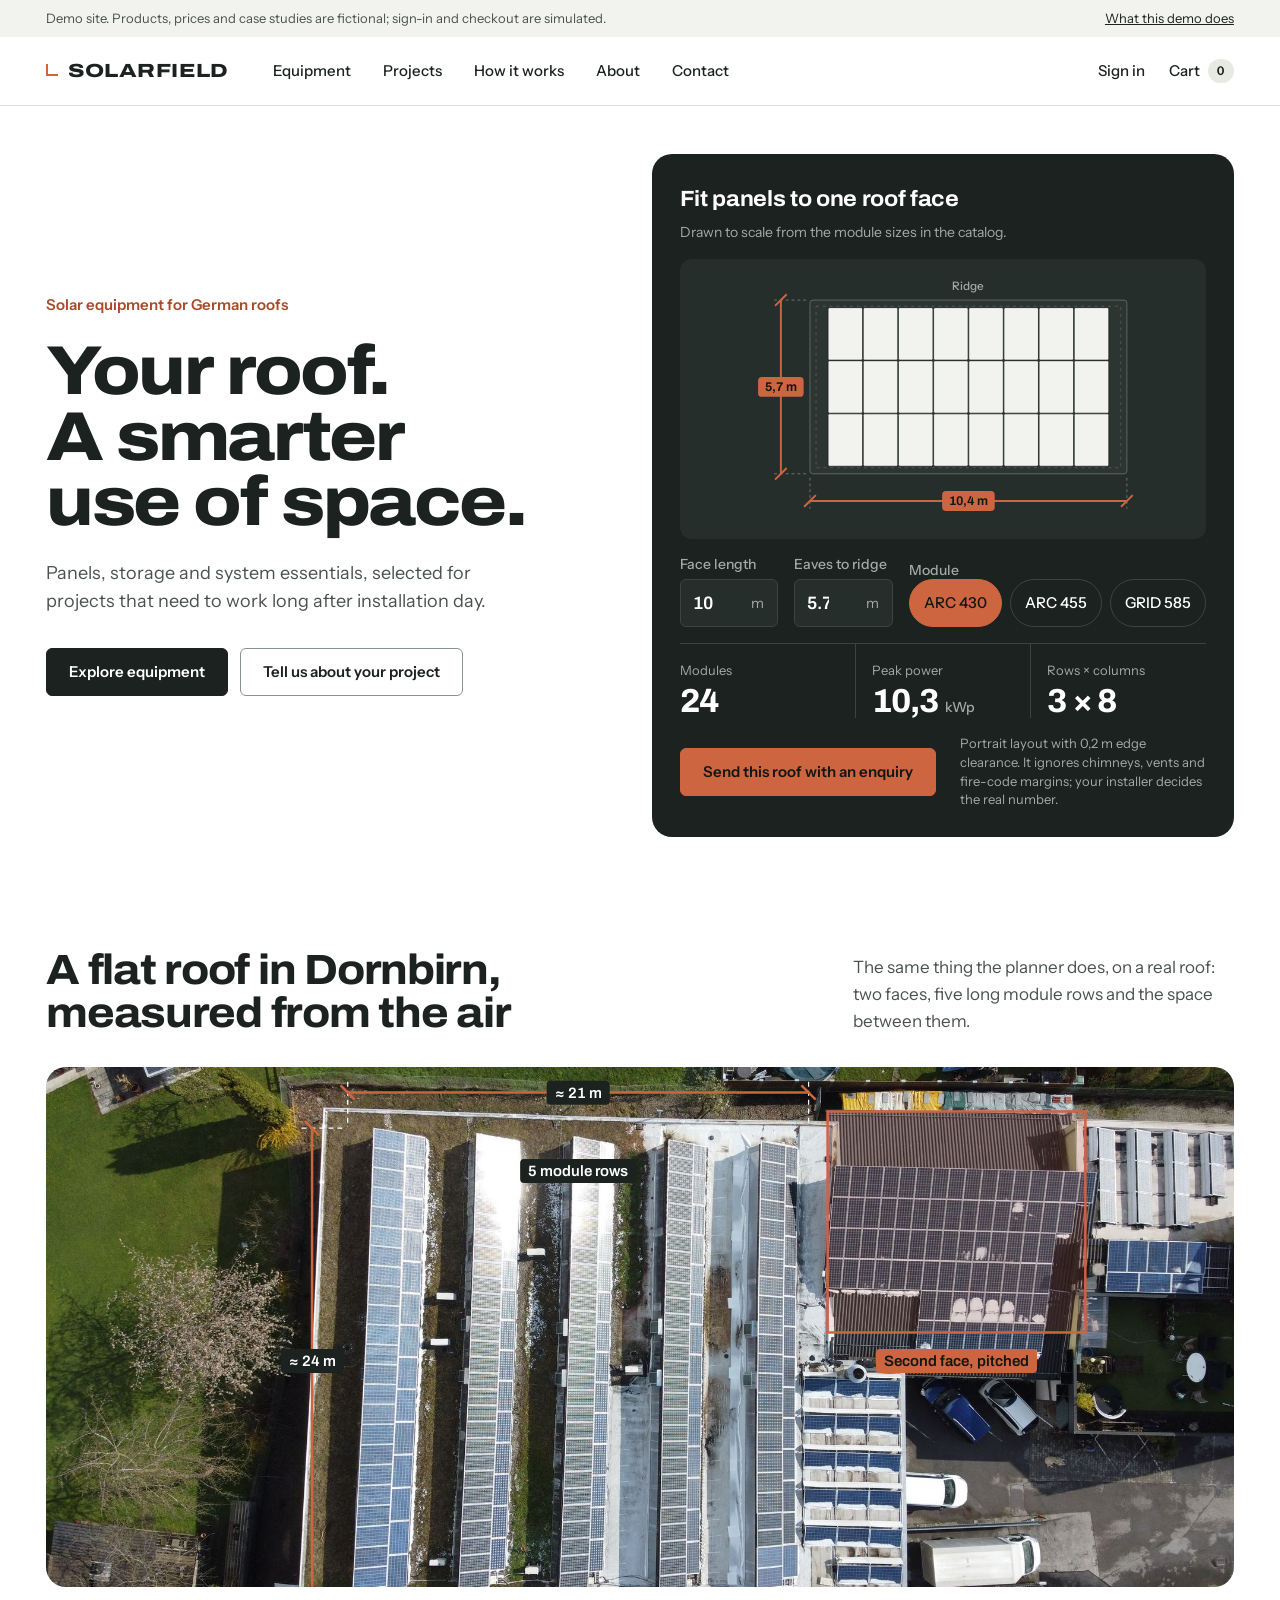
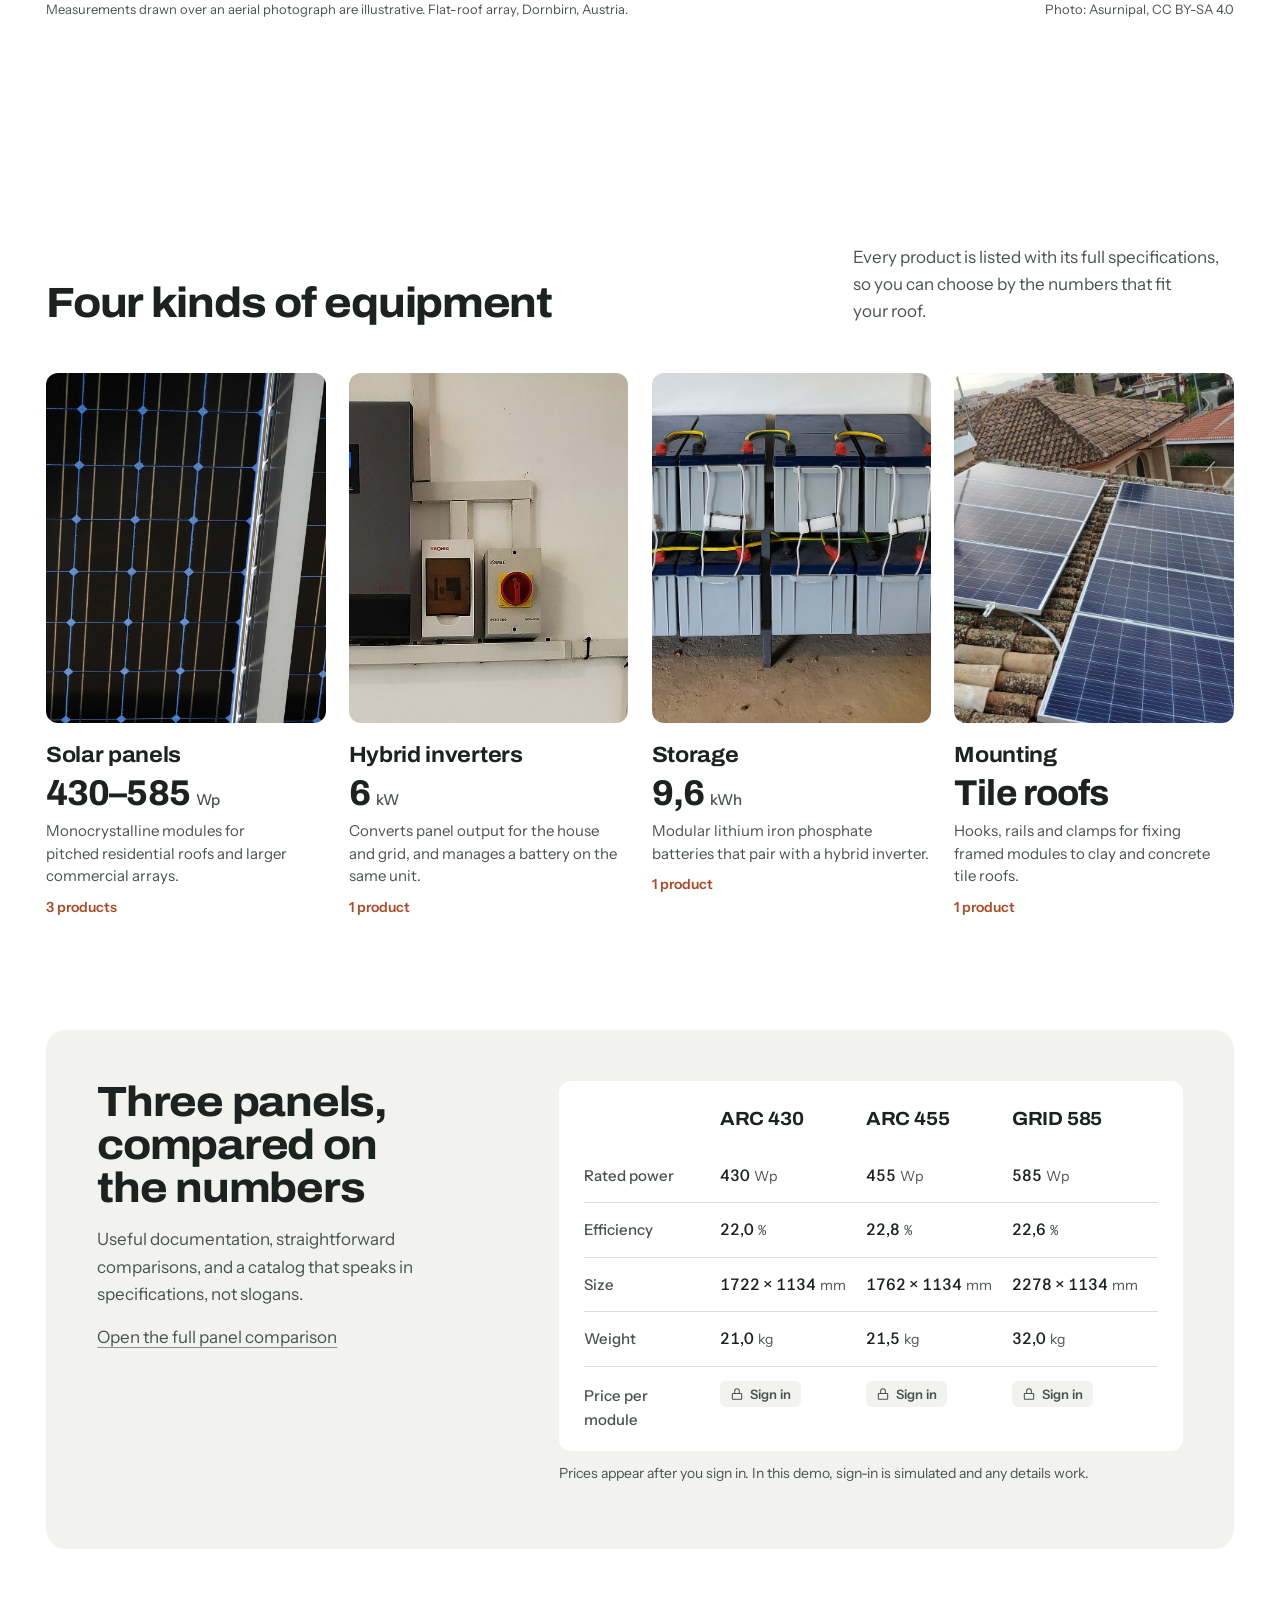
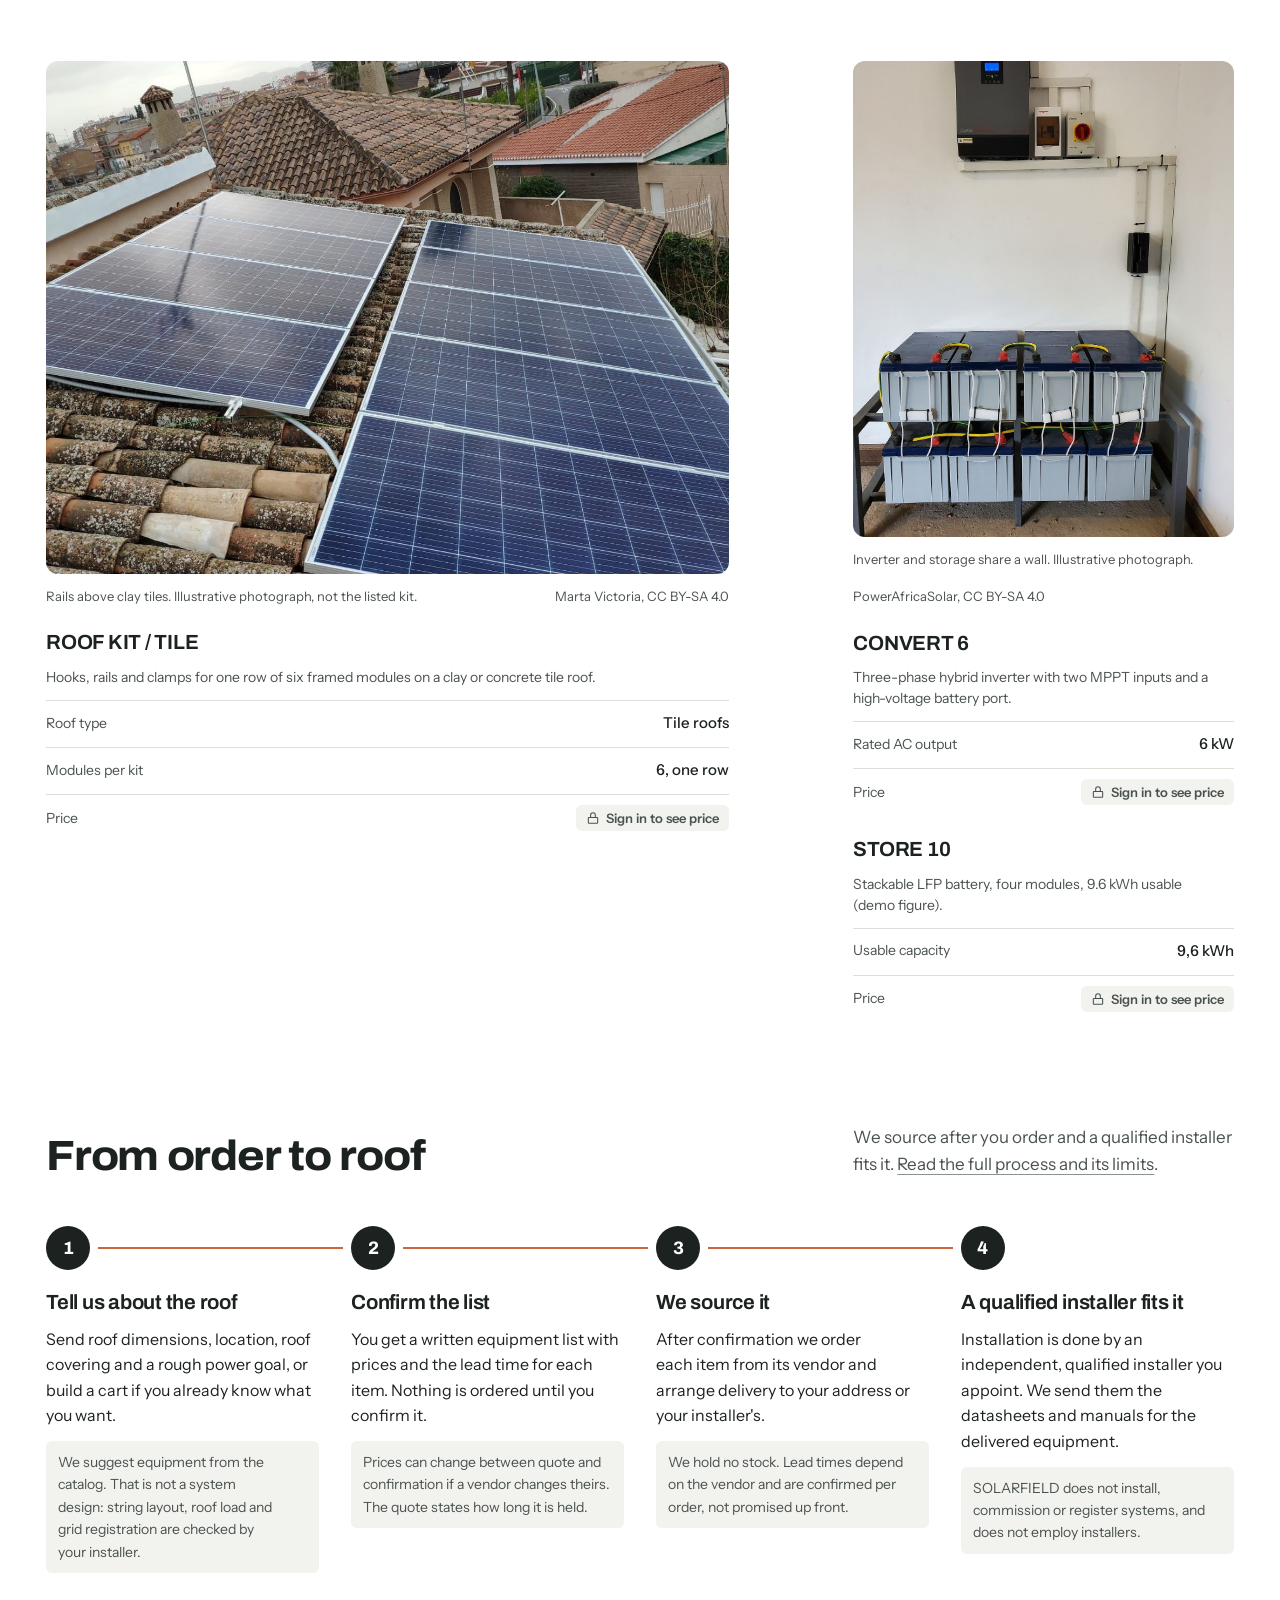
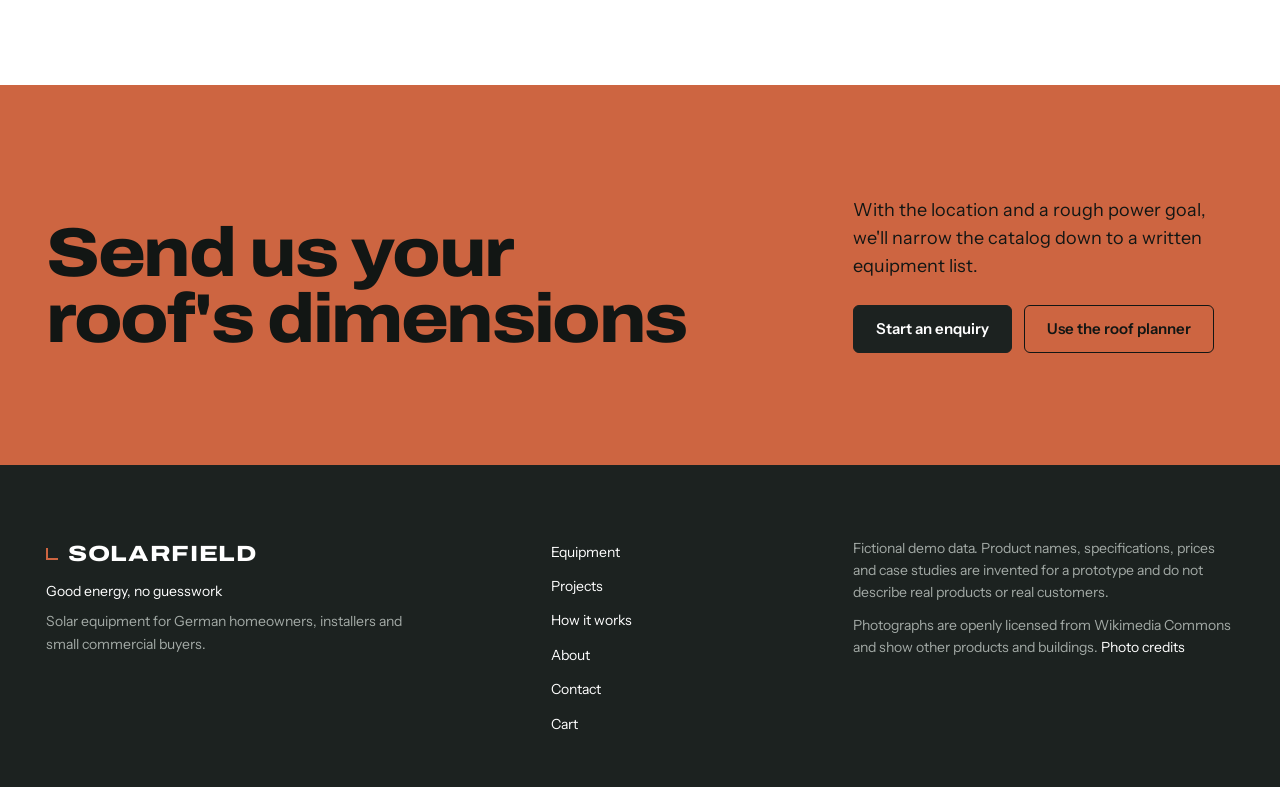
<file: index.html>
<!doctype html>
<html lang="en">
<head>
<meta charset="utf-8">
<meta name="viewport" content="width=device-width, initial-scale=1">
<title>SOLARFIELD | Solar equipment for German roofs</title>
<meta name="description" content="Panels, storage and system essentials, selected for projects that need to work long after installation day.">
<link rel="icon" href="img/favicon.svg" type="image/svg+xml">
<link rel="preconnect" href="https://fonts.googleapis.com">
<link rel="preconnect" href="https://fonts.gstatic.com" crossorigin>
<link href="https://fonts.googleapis.com/css2?family=Archivo:wdth,wght@62..125,400..900&family=Instrument+Sans:wght@400..700&display=swap" rel="stylesheet">
<link rel="stylesheet" href="css/style.css">
</head>
<body>
<main id="main">
  <section class="hero">
    <div class="wrap grid hero-grid">
      <div class="hero-copy">
        <p class="kicker">Solar equipment for German roofs</p>
        <h1 class="display"><span>Your roof.</span> <span>A smarter use of space.</span></h1>
        <p class="lede">Panels, storage and system essentials, selected for projects that need to work long after installation day.</p>
        <div class="cta-row">
          <a class="btn" href="equipment.html">Explore equipment</a>
          <a class="btn btn--line" href="contact.html">Tell us about your project</a>
        </div>
      </div>

      <form class="planner" id="planner" action="contact.html" method="get" novalidate aria-labelledby="planner-h">
        <div class="planner-head">
          <h2 class="planner-title" id="planner-h">Fit panels to one roof face</h2>
          <p class="planner-sub">Drawn to scale from the module sizes in the catalog.</p>
        </div>
        <div class="planner-draw">
          <svg id="roof-svg" viewBox="0 0 640 360" role="img" aria-labelledby="roof-desc"><desc id="roof-desc">Scale drawing of the roof face with the modules that fit.</desc></svg>
        </div>
        <div class="planner-inputs">
          <div class="field">
            <label for="p-len">Face length</label>
            <div class="unit-input"><input class="input" id="p-len" name="roofLength" type="number" inputmode="decimal" step="0.1" min="2" max="60" value="10.4"><span>m</span></div>
          </div>
          <div class="field">
            <label for="p-hgt">Eaves to ridge</label>
            <div class="unit-input"><input class="input" id="p-hgt" name="roofWidth" type="number" inputmode="decimal" step="0.1" min="2" max="30" value="5.7"><span>m</span></div>
          </div>
          <fieldset class="field planner-panels">
            <legend class="label">Module</legend>
            <div class="seg" id="p-panels"></div>
          </fieldset>
        </div>
        <dl class="readout" aria-live="polite">
          <div><dt>Modules</dt><dd id="r-count">–</dd></div>
          <div><dt>Peak power</dt><dd><span id="r-kwp">–</span><small>kWp</small></dd></div>
          <div><dt>Rows × columns</dt><dd id="r-layout">–</dd></div>
        </dl>
        <div class="planner-foot">
          <button class="btn btn--copper" type="submit">Send this roof with an enquiry</button>
          <p class="planner-note">Portrait layout with 0,2 m edge clearance. It ignores chimneys, vents and fire-code margins; your installer decides the real number.</p>
        </div>
      </form>
    </div>
  </section>

  <section class="aerial" aria-labelledby="aerial-h">
    <div class="wrap aerial-head">
      <h2 class="h2" id="aerial-h">A flat roof in Dornbirn, measured from the air</h2>
      <p class="muted">The same thing the planner does, on a real roof: two faces, five long module rows and the space between them.</p>
    </div>
    <figure class="plate">
      <div class="plate-frame">
        <img class="photo" src="img/roof-plan-flat.jpg" alt="Aerial view of a flat roof with long parallel rows of solar modules next to a pitched roof carrying a second array" width="2000" height="1125" loading="lazy">
        <svg class="measure" viewBox="0 0 2000 1125" preserveAspectRatio="xMidYMid slice" aria-hidden="true">
          <line class="ext" x1="508" y1="150" x2="508" y2="226" />
          <line class="ext" x1="1284" y1="150" x2="1284" y2="226" />
          <line class="dim draw" pathLength="1" x1="508" y1="168" x2="1284" y2="168" style="--d:120ms" />
          <path class="dim draw" pathLength="1" d="M496 156 L520 180 M1272 156 L1296 180" style="--d:120ms" />
          <g class="tag" style="--d:120ms" data-x="896" data-y="168"><rect /><text>≈ 21 m</text></g>
          <line class="ext" x1="430" y1="228" x2="506" y2="228" />
          <line class="ext" x1="430" y1="1014" x2="506" y2="1014" />
          <line class="dim draw" pathLength="1" x1="448" y1="228" x2="448" y2="1014" style="--d:320ms" />
          <path class="dim draw" pathLength="1" d="M436 216 L460 240 M436 1002 L460 1026" style="--d:320ms" />
          <g class="tag" style="--d:320ms" data-x="448" data-y="620"><rect /><text>≈ 24 m</text></g>
          <rect class="zone draw" pathLength="1" x="1316" y="200" width="434" height="372" style="--d:560ms" />
          <g class="tag cu" style="--d:560ms" data-x="1533" data-y="620"><rect /><text>Second face, pitched</text></g>
          <g class="tag" style="--d:760ms" data-x="896" data-y="300"><rect /><text>5 module rows</text></g>
        </svg>
      </div>
      <figcaption class="wrap">
        <span>Measurements drawn over an aerial photograph are illustrative. Flat-roof array, Dornbirn, Austria.</span>
        <span>Photo: Asurnipal, CC BY-SA 4.0</span>
      </figcaption>
    </figure>
  </section>

  <section class="section" aria-labelledby="supply-h">
    <div class="wrap">
      <div class="sec-head">
        <h2 class="h2" id="supply-h">Four kinds of equipment</h2>
        <p class="muted">Every product is listed with its full specifications, so you can choose by the numbers that fit your roof.</p>
      </div>
      <ul class="cats" id="category-ledger"></ul>
    </div>
  </section>

  <section class="section--flush" aria-labelledby="decide-h">
    <div class="wrap">
      <div class="panel decide">
        <div class="decide-head">
          <h2 class="h2" id="decide-h">Three panels, compared on the numbers</h2>
          <p>Useful documentation, straightforward comparisons, and a catalog that speaks in specifications, not slogans.</p>
          <p><a class="link" href="compare.html?ids=arc-430,arc-455,grid-585">Open the full panel comparison</a></p>
        </div>
        <div class="decide-body">
          <div class="table-frame"><table class="spec-table" id="panel-table"><caption class="visually-hidden">Panel specifications compared</caption></table></div>
          <p class="small muted table-note" id="panel-note"></p>
        </div>
      </div>
    </div>
  </section>

  <section class="section">
    <div class="wrap grid duo" id="duo"></div>
  </section>

  <section class="section section--top-0" aria-labelledby="steps-h">
    <div class="wrap">
      <div class="sec-head">
        <h2 class="h2" id="steps-h">From order to roof</h2>
        <p class="muted">We source after you order and a qualified installer fits it. <a class="link" href="how-it-works.html">Read the full process and its limits</a>.</p>
      </div>
      <ol class="steps" id="steps"></ol>
    </div>
  </section>

  <section class="endcta" aria-labelledby="end-h">
    <div class="wrap endcta-inner">
      <h2 class="h2" id="end-h">Send us your roof's dimensions</h2>
      <p class="lede">With the location and a rough power goal, we'll narrow the catalog down to a written equipment list.</p>
      <div class="cta-row">
        <a class="btn" href="contact.html">Start an enquiry</a>
        <a class="btn btn--line" href="#planner">Use the roof planner</a>
      </div>
    </div>
  </section>
</main>
<script type="module" src="js/home.js"></script>
</body>
</html>
</file>
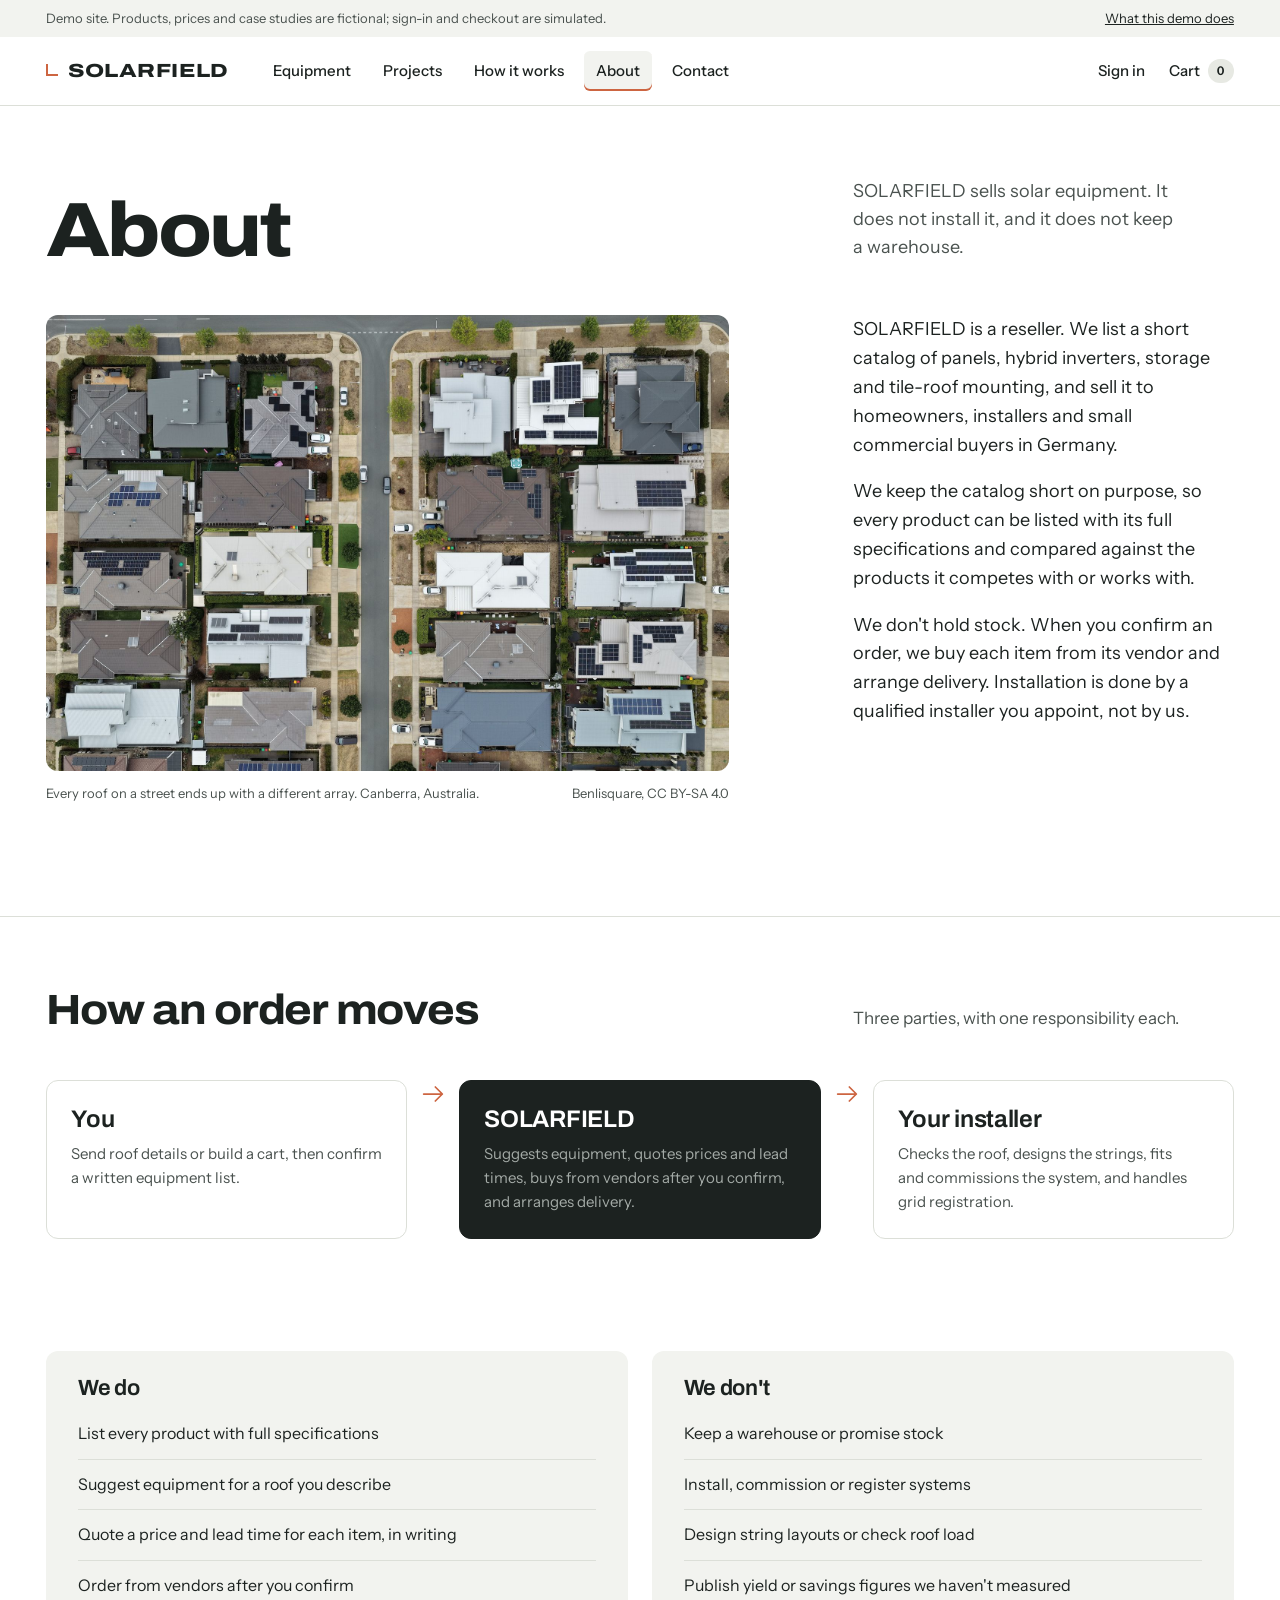
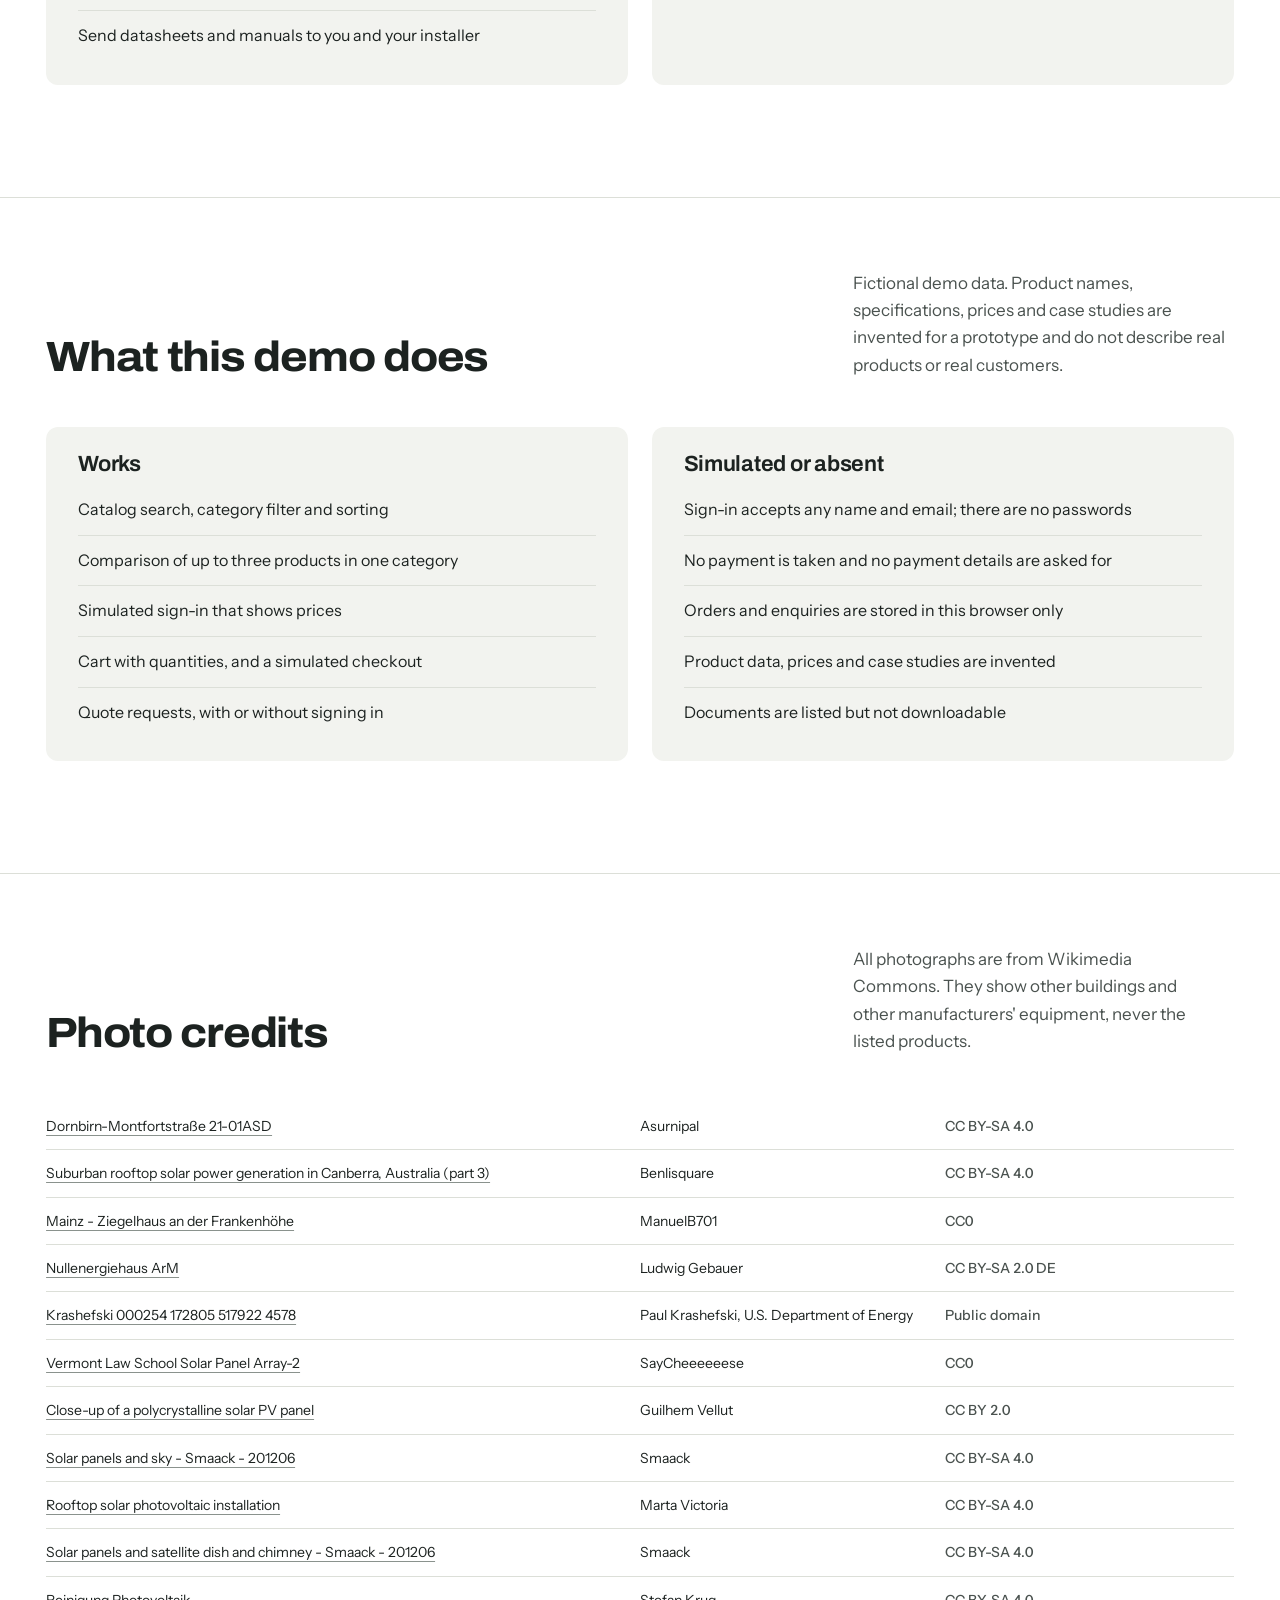
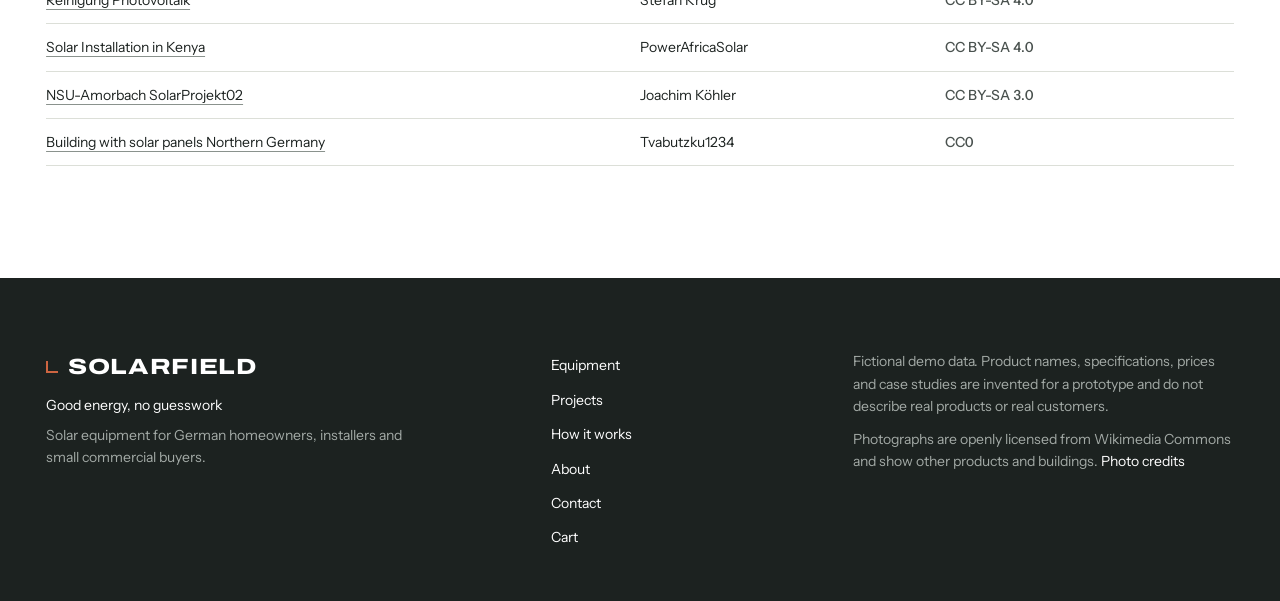
<file: about.html>
<!doctype html>
<html lang="en">
<head>
<meta charset="utf-8">
<meta name="viewport" content="width=device-width, initial-scale=1">
<title>About | SOLARFIELD</title>
<meta name="description" content="What SOLARFIELD is, how it operates, and what this demo does.">
<link rel="icon" href="img/favicon.svg" type="image/svg+xml">
<link rel="preconnect" href="https://fonts.googleapis.com">
<link rel="preconnect" href="https://fonts.gstatic.com" crossorigin>
<link href="https://fonts.googleapis.com/css2?family=Archivo:wdth,wght@62..125,400..900&family=Instrument+Sans:wght@400..700&display=swap" rel="stylesheet">
<link rel="stylesheet" href="css/style.css">
</head>
<body>
<main id="main">
  <header class="page-head">
    <div class="wrap">
      <div class="grid">
        <h1>About</h1>
        <p class="lede">SOLARFIELD sells solar equipment. It does not install it, and it does not keep a warehouse.</p>
      </div>
    </div>
  </header>
  <div id="about"></div>
</main>
<script type="module" src="js/about.js"></script>
</body>
</html>
</file>
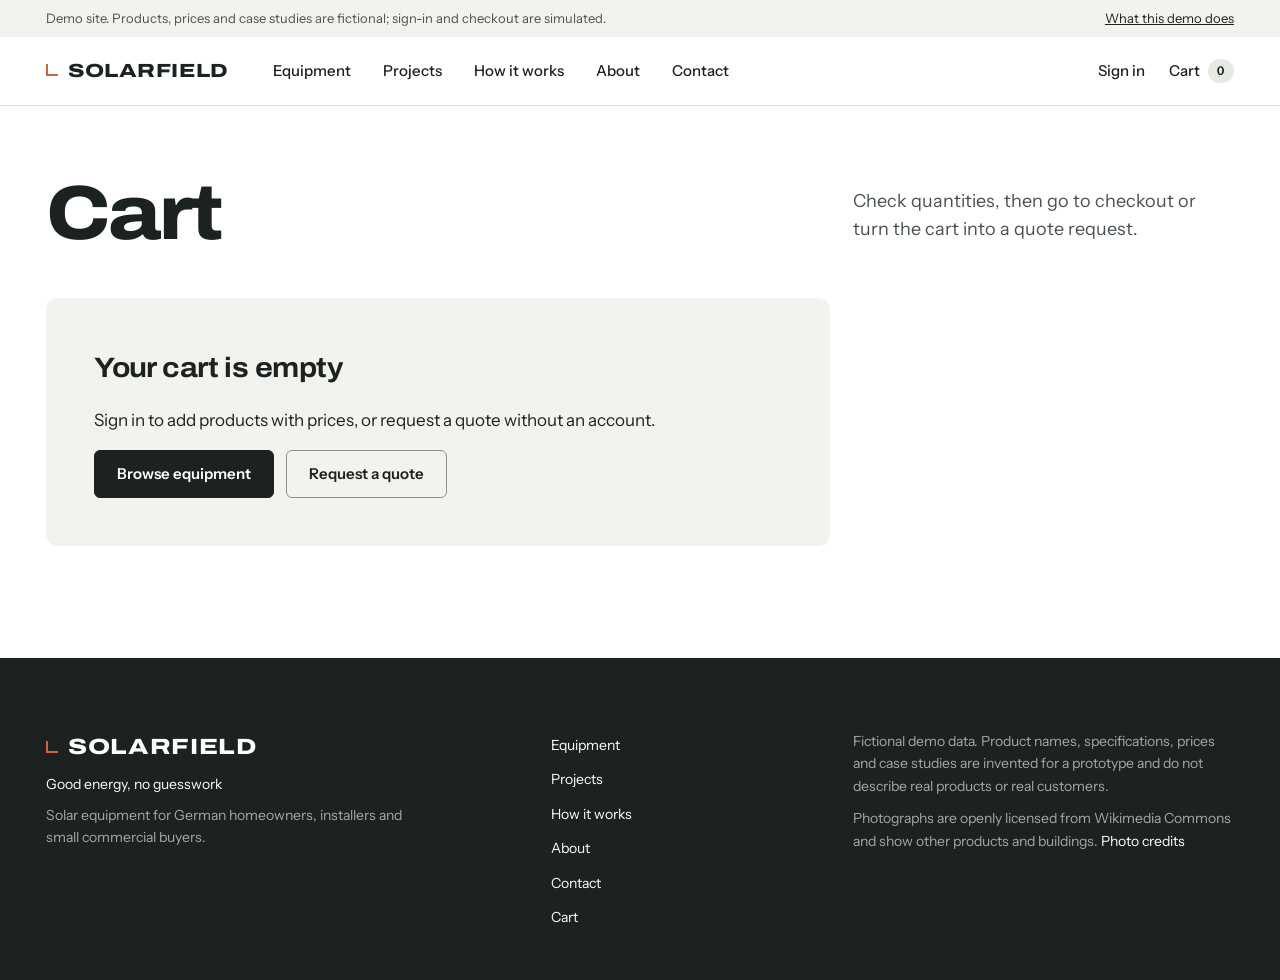
<file: cart.html>
<!doctype html>
<html lang="en">
<head>
<meta charset="utf-8">
<meta name="viewport" content="width=device-width, initial-scale=1">
<title>Cart | SOLARFIELD</title>
<meta name="description" content="Your cart.">
<link rel="icon" href="img/favicon.svg" type="image/svg+xml">
<link rel="preconnect" href="https://fonts.googleapis.com">
<link rel="preconnect" href="https://fonts.gstatic.com" crossorigin>
<link href="https://fonts.googleapis.com/css2?family=Archivo:wdth,wght@62..125,400..900&family=Instrument+Sans:wght@400..700&display=swap" rel="stylesheet">
<link rel="stylesheet" href="css/style.css">
</head>
<body>
<main id="main">
  <header class="page-head">
    <div class="wrap">
      <div class="grid">
        <h1>Cart</h1>
        <p class="lede">Check quantities, then go to checkout or turn the cart into a quote request.</p>
      </div>
    </div>
  </header>
  <div class="wrap grid form-page" id="cart"></div>
</main>
<script type="module" src="js/cart.js"></script>
</body>
</html>
</file>
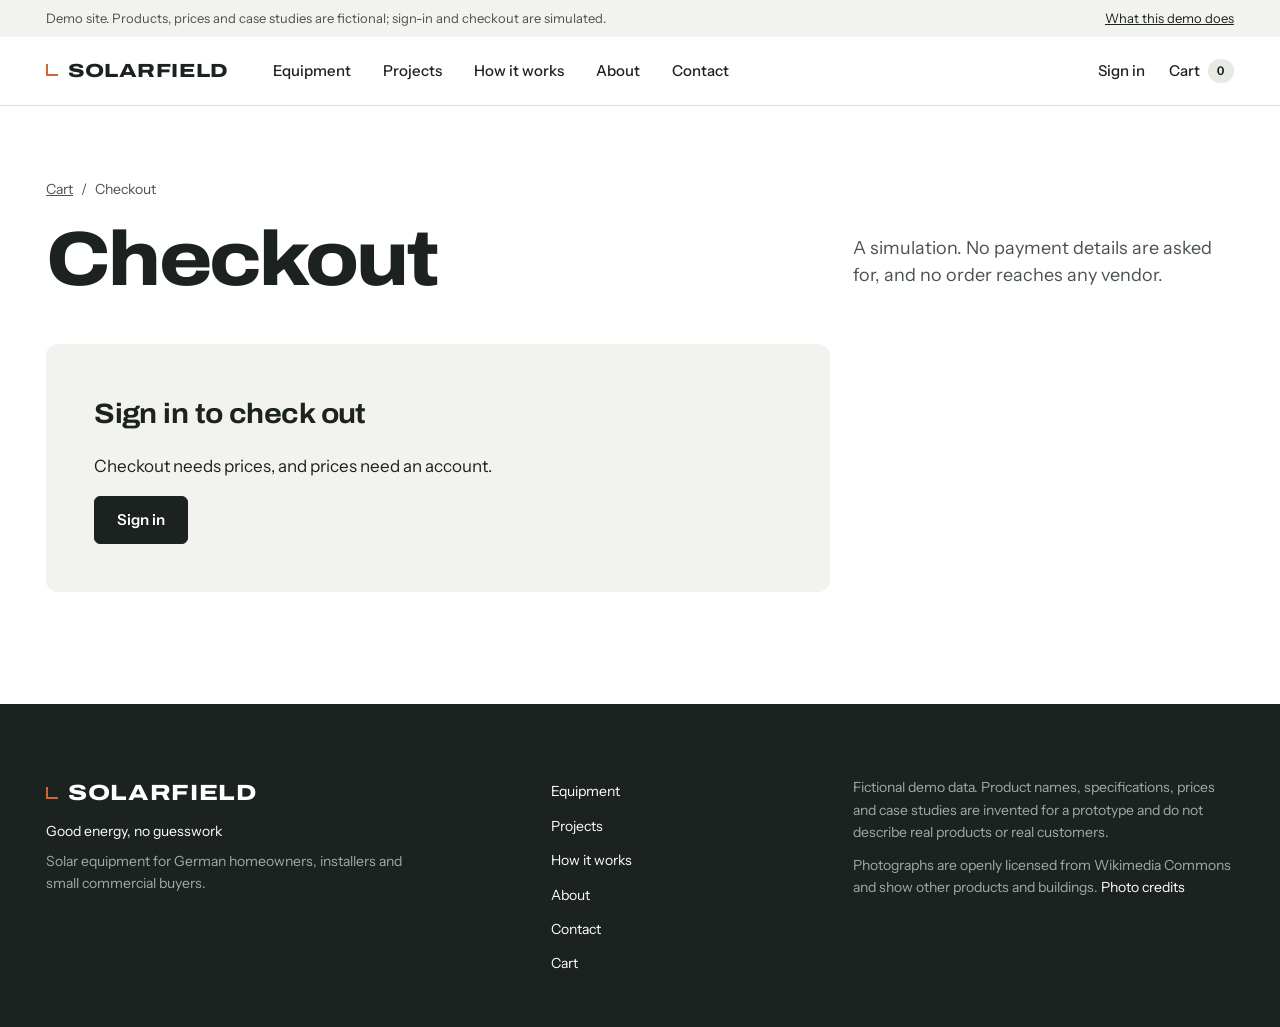
<file: checkout.html>
<!doctype html>
<html lang="en">
<head>
<meta charset="utf-8">
<meta name="viewport" content="width=device-width, initial-scale=1">
<title>Checkout | SOLARFIELD</title>
<meta name="description" content="Simulated checkout.">
<link rel="icon" href="img/favicon.svg" type="image/svg+xml">
<link rel="preconnect" href="https://fonts.googleapis.com">
<link rel="preconnect" href="https://fonts.gstatic.com" crossorigin>
<link href="https://fonts.googleapis.com/css2?family=Archivo:wdth,wght@62..125,400..900&family=Instrument+Sans:wght@400..700&display=swap" rel="stylesheet">
<link rel="stylesheet" href="css/style.css">
</head>
<body>
<main id="main">
  <header class="page-head">
    <div class="wrap">
      <nav class="crumbs" aria-label="Breadcrumb"><a href="cart.html">Cart</a><span aria-hidden="true">/</span><span>Checkout</span></nav>
      <div class="grid">
        <h1>Checkout</h1>
        <p class="lede">A simulation. No payment details are asked for, and no order reaches any vendor.</p>
      </div>
    </div>
  </header>
  <div class="wrap grid form-page" id="checkout"></div>
</main>
<script type="module" src="js/checkout.js"></script>
</body>
</html>
</file>
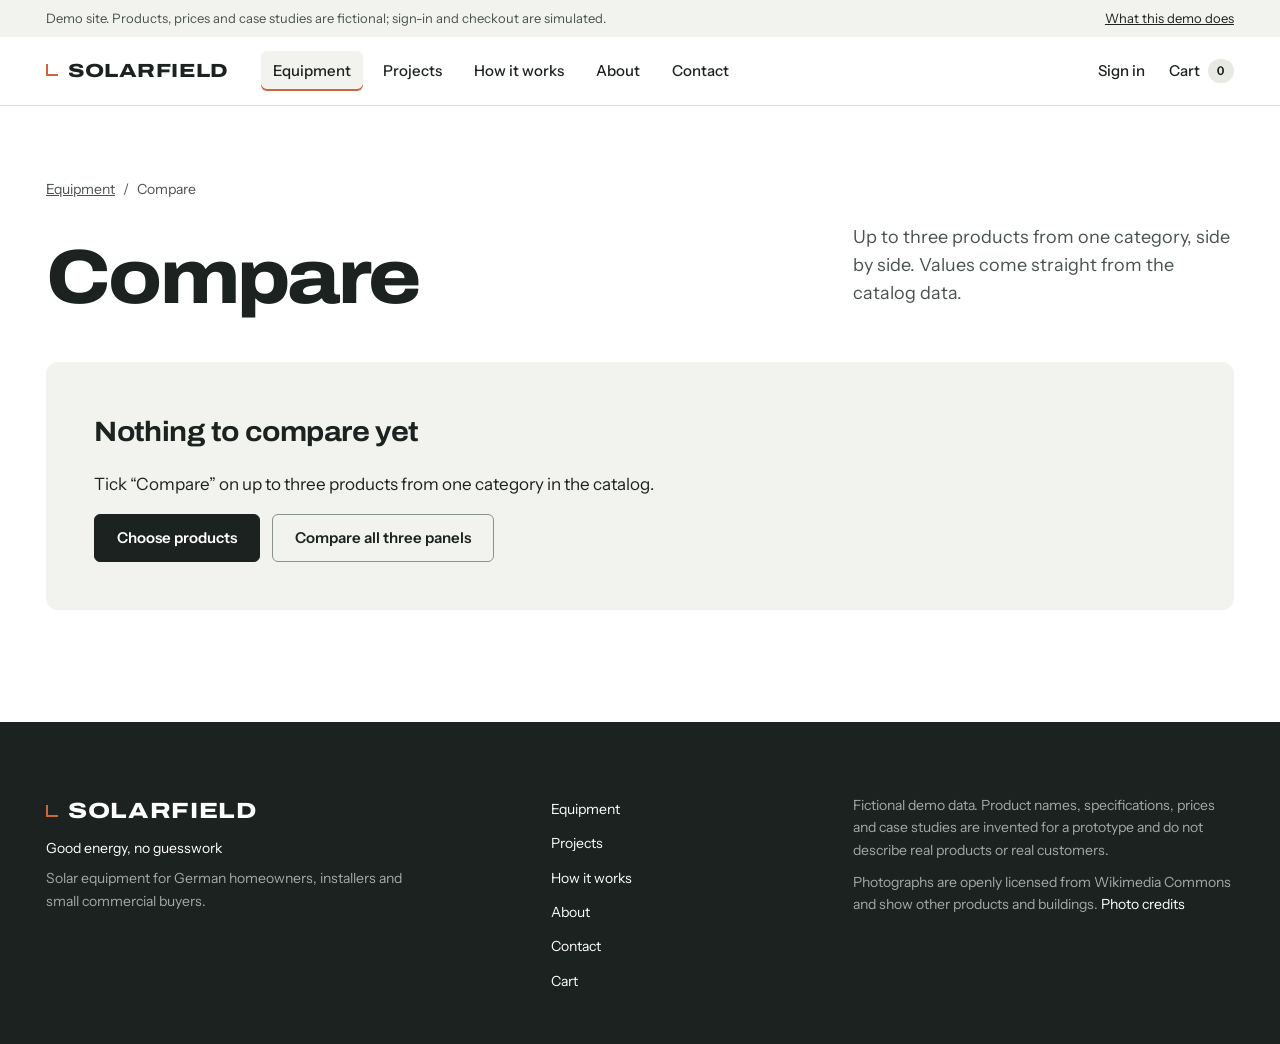
<file: compare.html>
<!doctype html>
<html lang="en">
<head>
<meta charset="utf-8">
<meta name="viewport" content="width=device-width, initial-scale=1">
<title>Compare | SOLARFIELD</title>
<meta name="description" content="Side-by-side specifications for up to three products in one category.">
<link rel="icon" href="img/favicon.svg" type="image/svg+xml">
<link rel="preconnect" href="https://fonts.googleapis.com">
<link rel="preconnect" href="https://fonts.gstatic.com" crossorigin>
<link href="https://fonts.googleapis.com/css2?family=Archivo:wdth,wght@62..125,400..900&family=Instrument+Sans:wght@400..700&display=swap" rel="stylesheet">
<link rel="stylesheet" href="css/style.css">
</head>
<body>
<main id="main">
  <header class="page-head">
    <div class="wrap">
      <nav class="crumbs" aria-label="Breadcrumb"><a href="equipment.html">Equipment</a><span aria-hidden="true">/</span><span>Compare</span></nav>
      <div class="grid">
        <h1>Compare</h1>
        <p class="lede">Up to three products from one category, side by side. Values come straight from the catalog data.</p>
      </div>
    </div>
  </header>
  <div class="wrap section--bottom" id="compare"></div>
</main>
<script type="module" src="js/compare.js"></script>
</body>
</html>
</file>
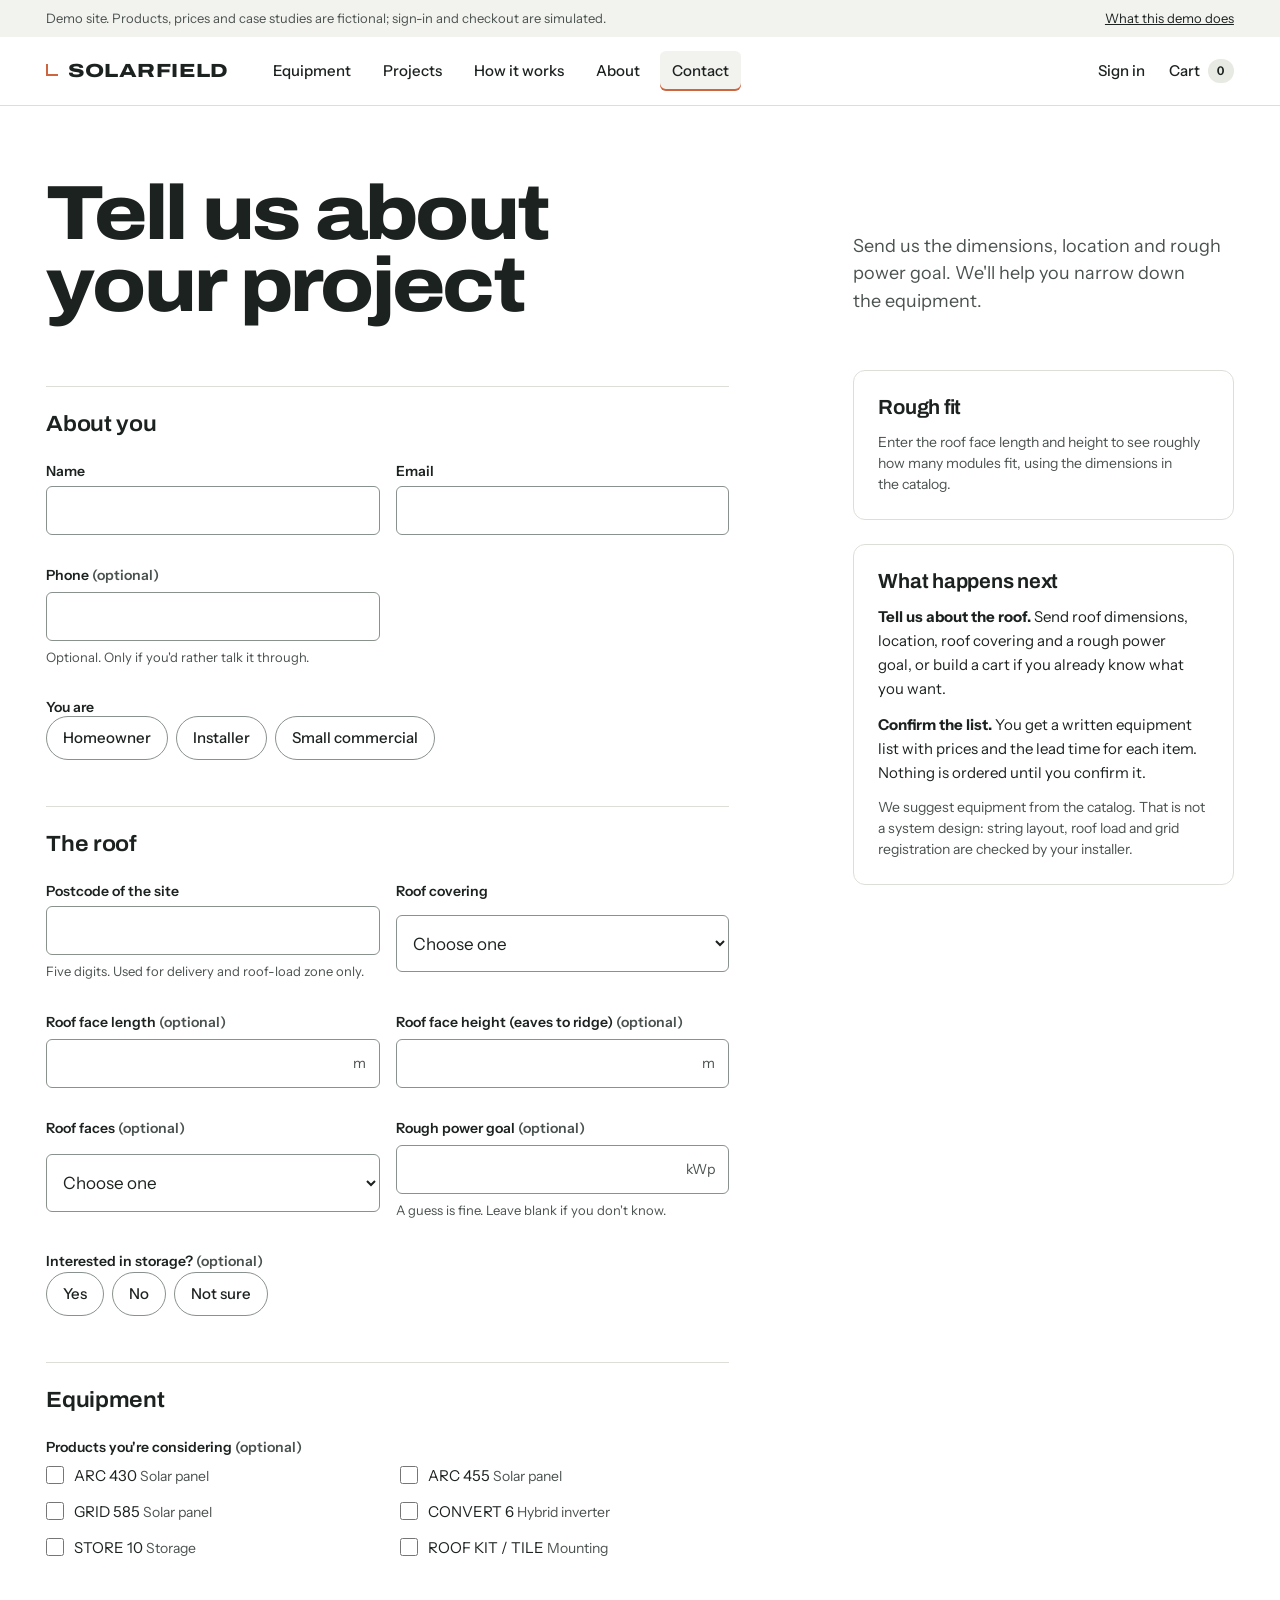
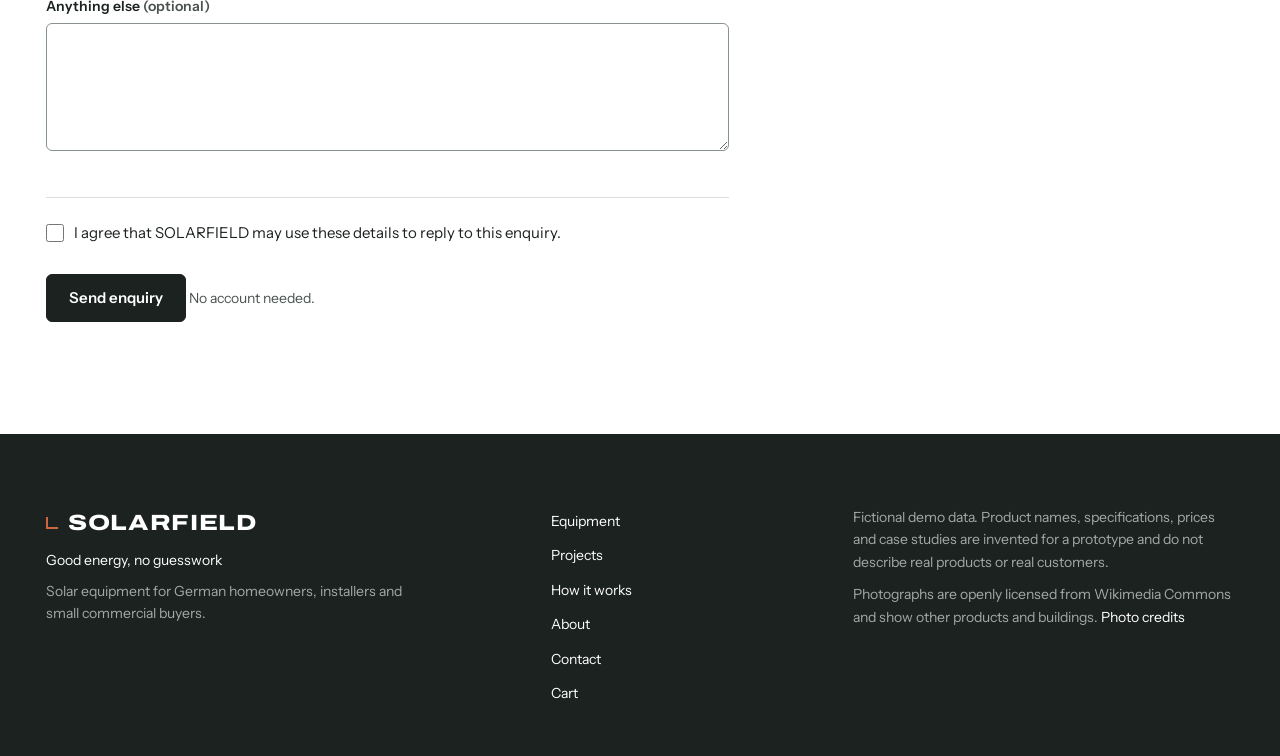
<file: contact.html>
<!doctype html>
<html lang="en">
<head>
<meta charset="utf-8">
<meta name="viewport" content="width=device-width, initial-scale=1">
<title>Contact | SOLARFIELD</title>
<meta name="description" content="Send roof dimensions, location and a rough power goal for a suggested equipment list.">
<link rel="icon" href="img/favicon.svg" type="image/svg+xml">
<link rel="preconnect" href="https://fonts.googleapis.com">
<link rel="preconnect" href="https://fonts.gstatic.com" crossorigin>
<link href="https://fonts.googleapis.com/css2?family=Archivo:wdth,wght@62..125,400..900&family=Instrument+Sans:wght@400..700&display=swap" rel="stylesheet">
<link rel="stylesheet" href="css/style.css">
</head>
<body>
<main id="main">
  <header class="page-head">
    <div class="wrap">
      <div class="grid">
        <h1>Tell us about your project</h1>
        <p class="lede">Send us the dimensions, location and rough power goal. We'll help you narrow down the equipment.</p>
      </div>
    </div>
  </header>
  <div class="wrap grid form-page" id="enquiry"></div>
</main>
<script type="module" src="js/contact.js"></script>
</body>
</html>
</file>
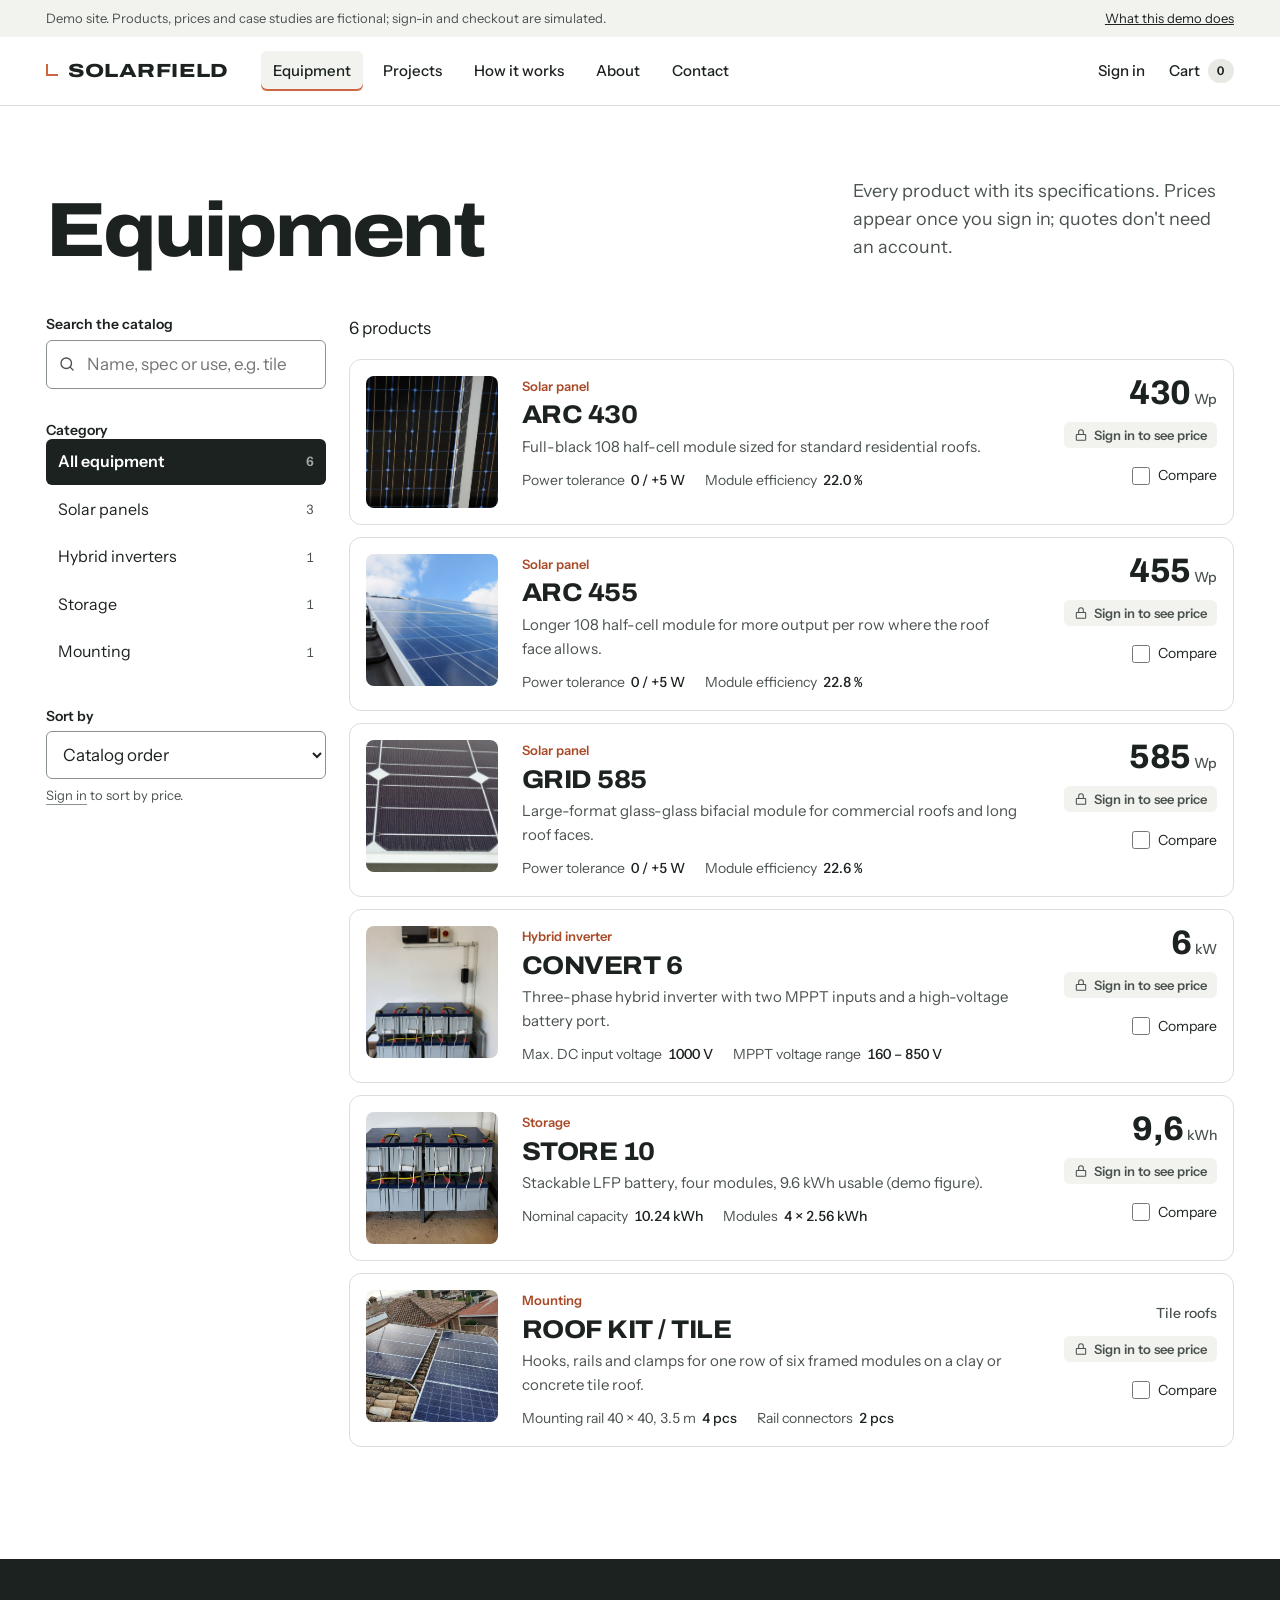
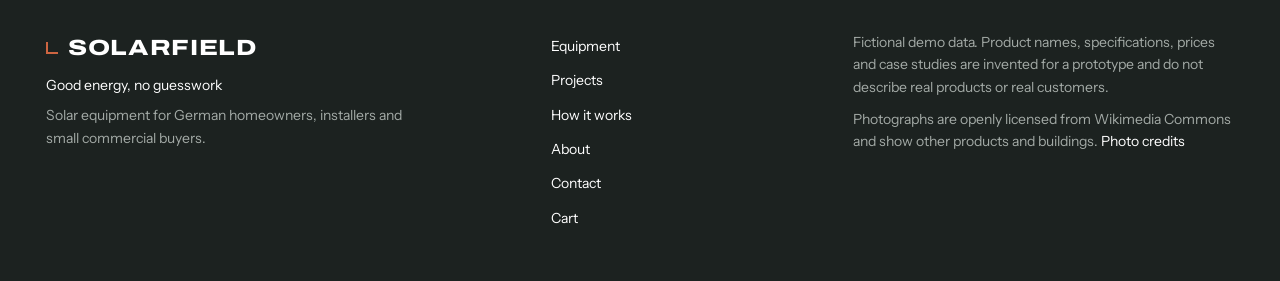
<file: equipment.html>
<!doctype html>
<html lang="en">
<head>
<meta charset="utf-8">
<meta name="viewport" content="width=device-width, initial-scale=1">
<title>Equipment | SOLARFIELD</title>
<meta name="description" content="Solar panels, hybrid inverters, storage and tile-roof mounting, listed with full specifications.">
<link rel="icon" href="img/favicon.svg" type="image/svg+xml">
<link rel="preconnect" href="https://fonts.googleapis.com">
<link rel="preconnect" href="https://fonts.gstatic.com" crossorigin>
<link href="https://fonts.googleapis.com/css2?family=Archivo:wdth,wght@62..125,400..900&family=Instrument+Sans:wght@400..700&display=swap" rel="stylesheet">
<link rel="stylesheet" href="css/style.css">
</head>
<body>
<main id="main">
  <header class="page-head">
    <div class="wrap">
      <div class="grid">
        <h1>Equipment</h1>
        <p class="lede">Every product with its specifications. Prices appear once you sign in; quotes don't need an account.</p>
      </div>
    </div>
  </header>
  <div class="wrap grid catalog" id="catalog"></div>
  <div class="compare-bar" id="compare-bar" aria-live="polite"></div>
</main>
<script type="module" src="js/equipment.js"></script>
</body>
</html>
</file>
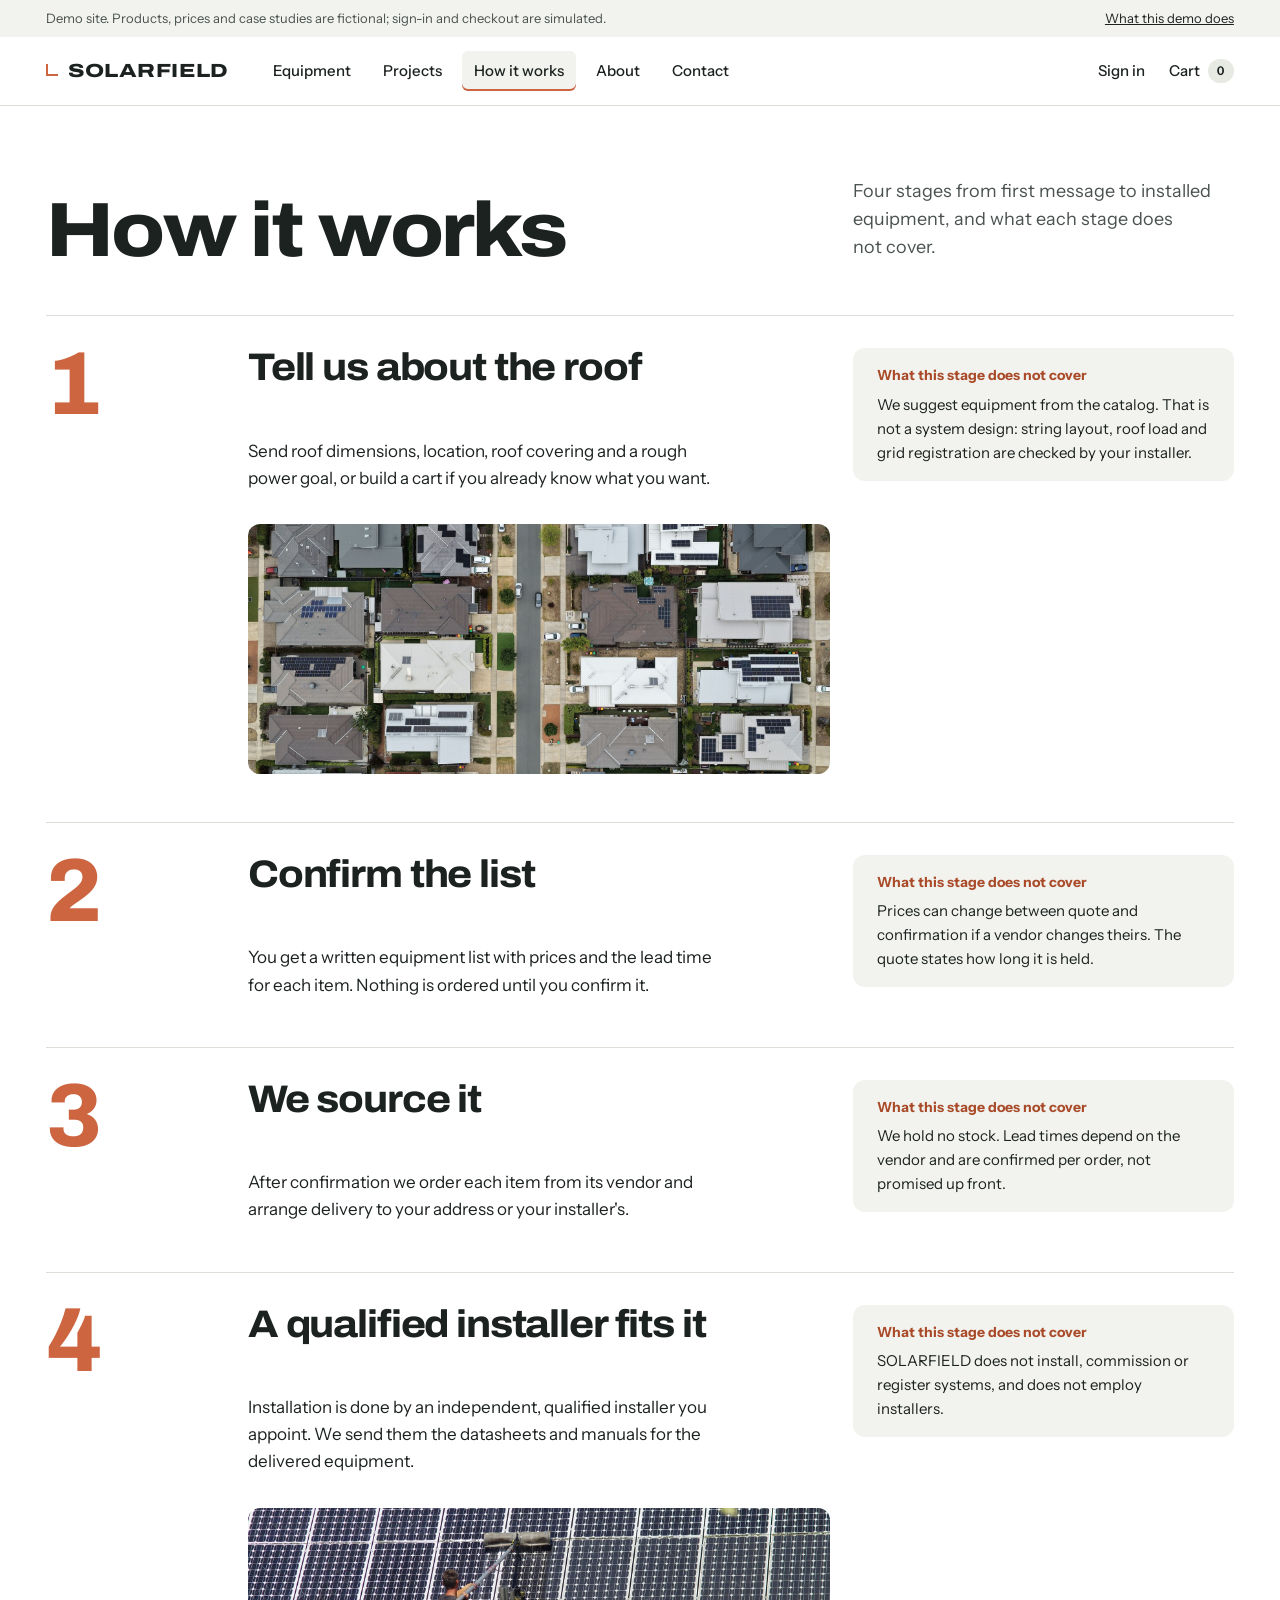
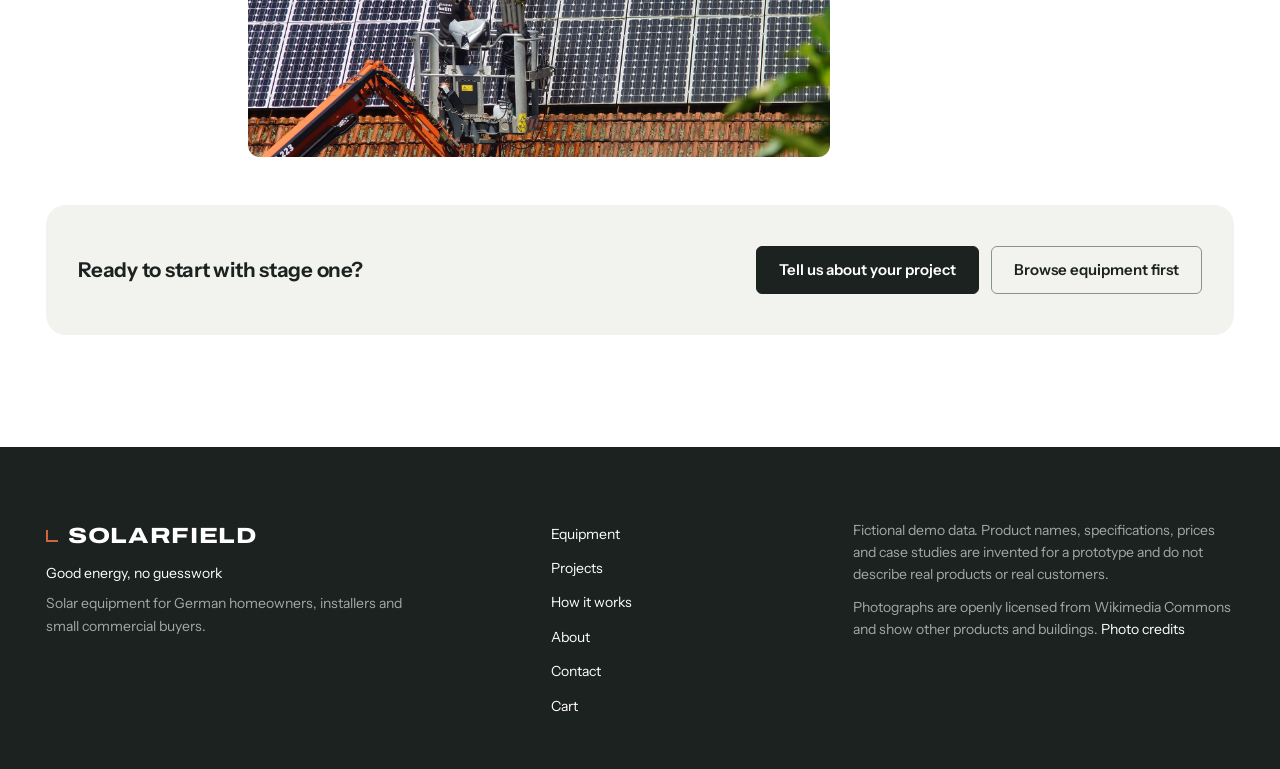
<file: how-it-works.html>
<!doctype html>
<html lang="en">
<head>
<meta charset="utf-8">
<meta name="viewport" content="width=device-width, initial-scale=1">
<title>How it works | SOLARFIELD</title>
<meta name="description" content="How SOLARFIELD sources equipment after you order, in four stages, with the limits of each.">
<link rel="icon" href="img/favicon.svg" type="image/svg+xml">
<link rel="preconnect" href="https://fonts.googleapis.com">
<link rel="preconnect" href="https://fonts.gstatic.com" crossorigin>
<link href="https://fonts.googleapis.com/css2?family=Archivo:wdth,wght@62..125,400..900&family=Instrument+Sans:wght@400..700&display=swap" rel="stylesheet">
<link rel="stylesheet" href="css/style.css">
</head>
<body>
<main id="main">
  <header class="page-head">
    <div class="wrap">
      <div class="grid">
        <h1>How it works</h1>
        <p class="lede">Four stages from first message to installed equipment, and what each stage does not cover.</p>
      </div>
    </div>
  </header>
  <div class="wrap" id="stages"></div>
  <section class="wrap section--bottom">
    <div class="closing">
      <p class="h3">Ready to start with stage one?</p>
      <div class="cta-row"><a class="btn" href="contact.html">Tell us about your project</a><a class="btn btn--line" href="equipment.html">Browse equipment first</a></div>
    </div>
  </section>
</main>
<script type="module" src="js/process.js"></script>
</body>
</html>
</file>
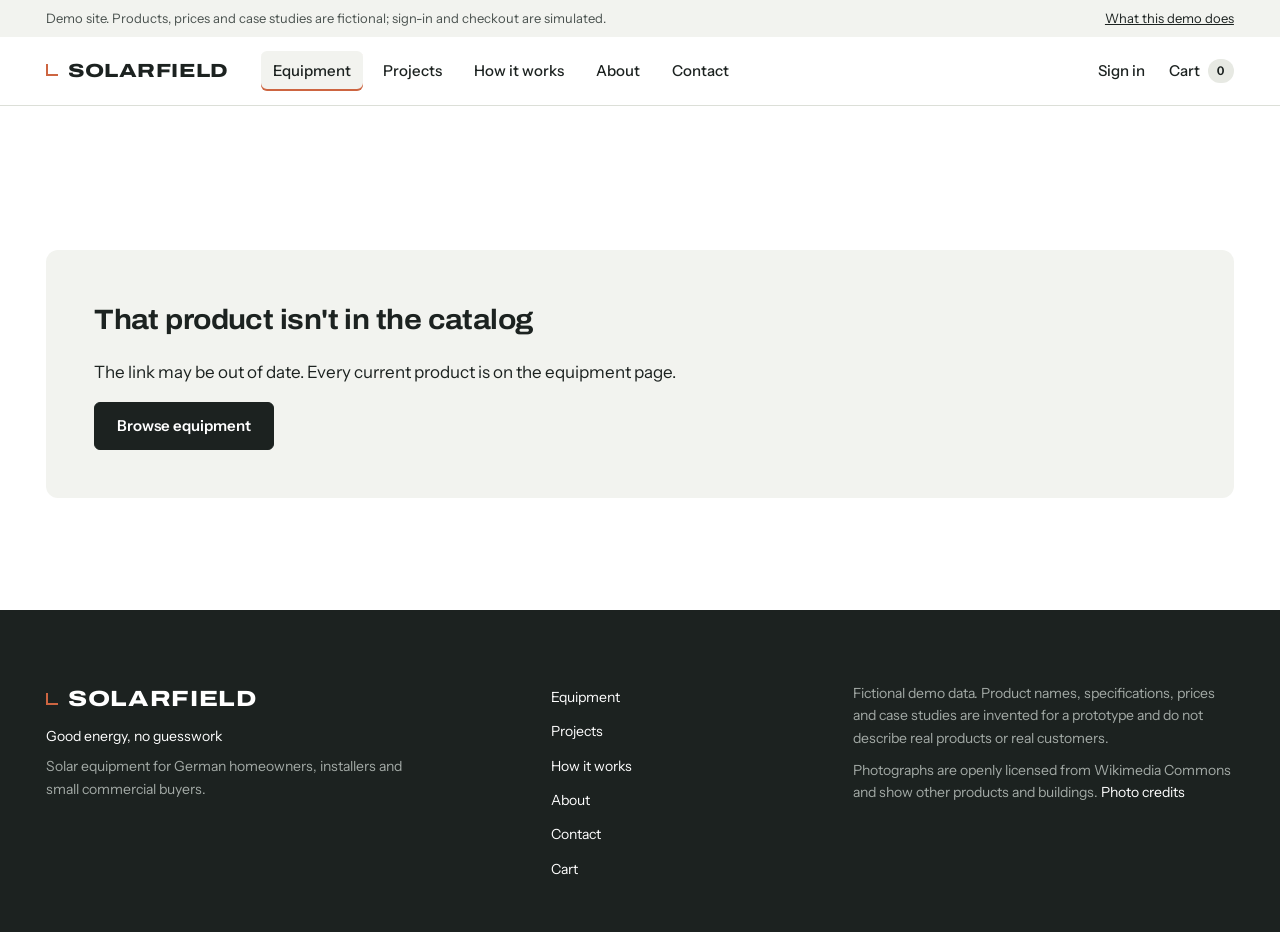
<file: product.html>
<!doctype html>
<html lang="en">
<head>
<meta charset="utf-8">
<meta name="viewport" content="width=device-width, initial-scale=1">
<title>Product | SOLARFIELD</title>
<meta name="description" content="Product specifications, documents and comparison.">
<link rel="icon" href="img/favicon.svg" type="image/svg+xml">
<link rel="preconnect" href="https://fonts.googleapis.com">
<link rel="preconnect" href="https://fonts.gstatic.com" crossorigin>
<link href="https://fonts.googleapis.com/css2?family=Archivo:wdth,wght@62..125,400..900&family=Instrument+Sans:wght@400..700&display=swap" rel="stylesheet">
<link rel="stylesheet" href="css/style.css">
</head>
<body>
<main id="main">
  <div class="wrap page-head page-head--slim" id="crumbs"></div>
  <div id="product"></div>
  <div class="compare-bar" id="compare-bar" aria-live="polite"></div>
</main>
<script type="module" src="js/product.js"></script>
</body>
</html>
</file>
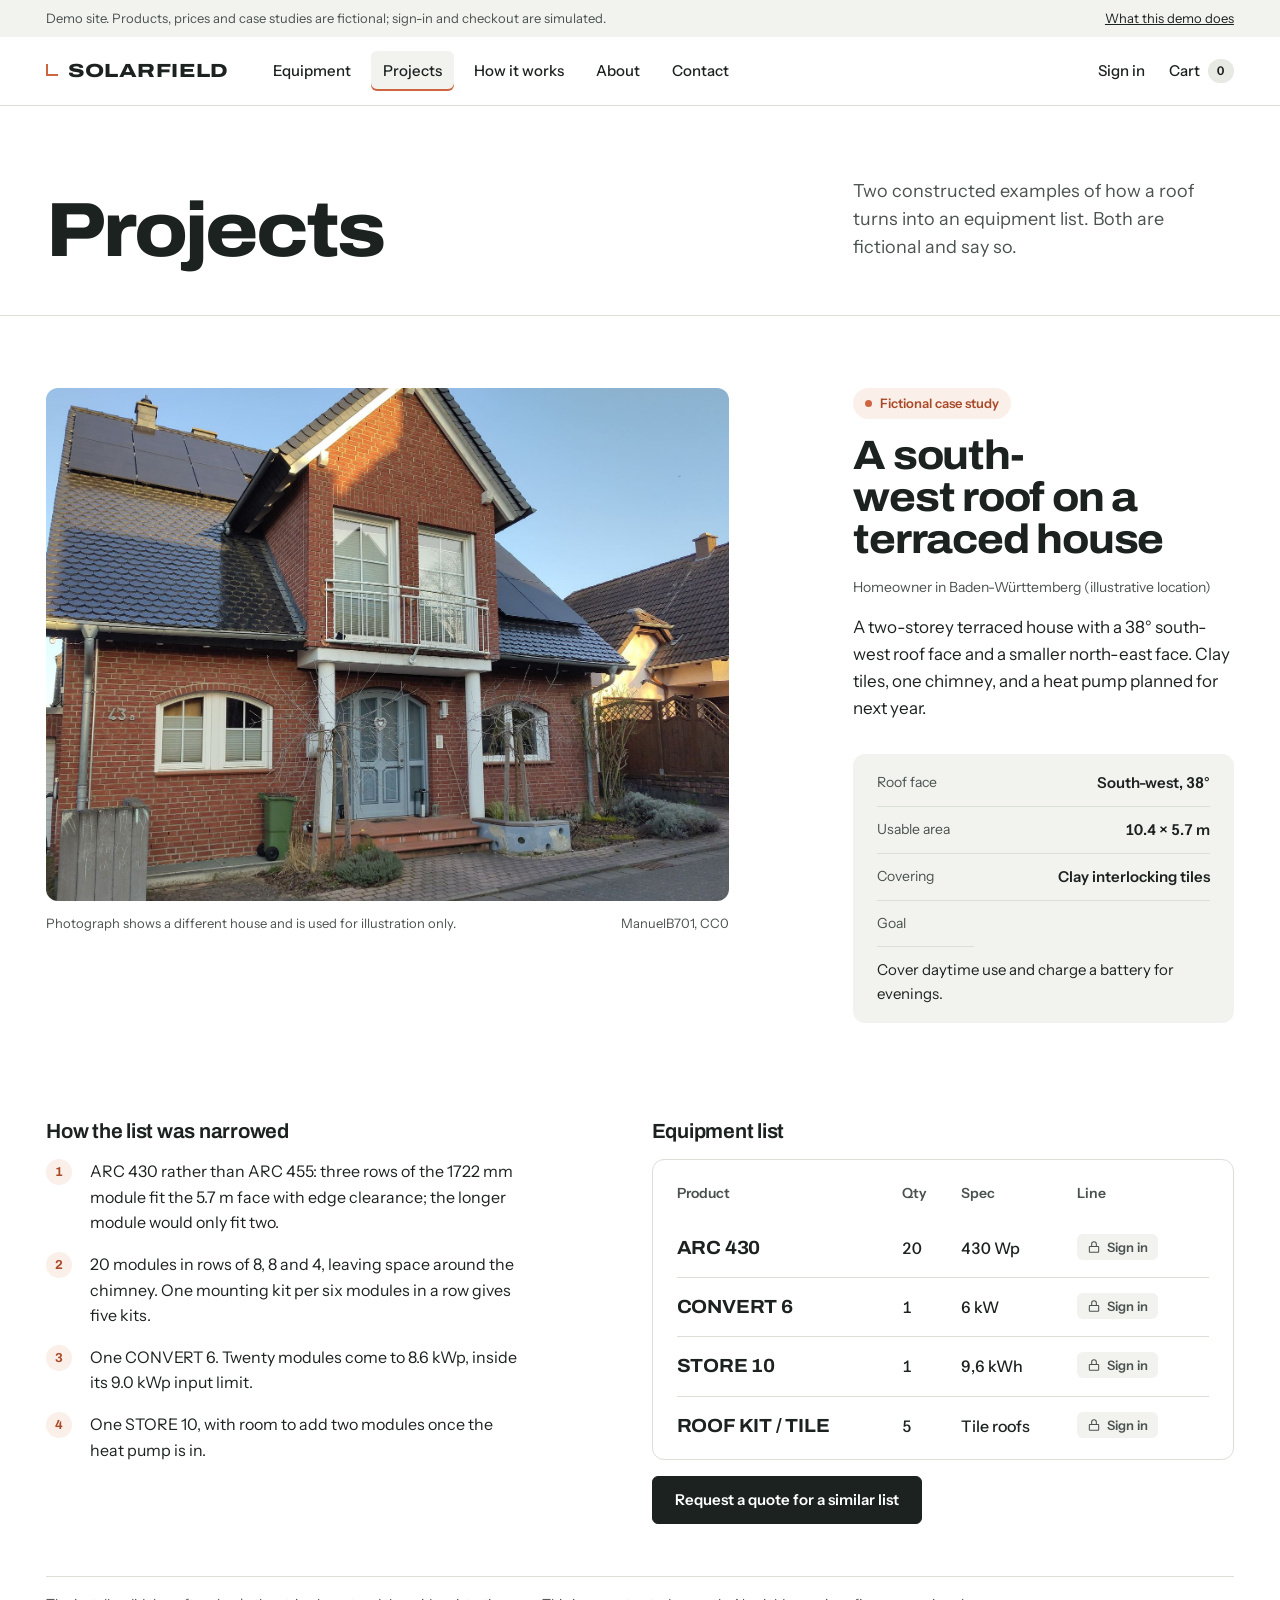
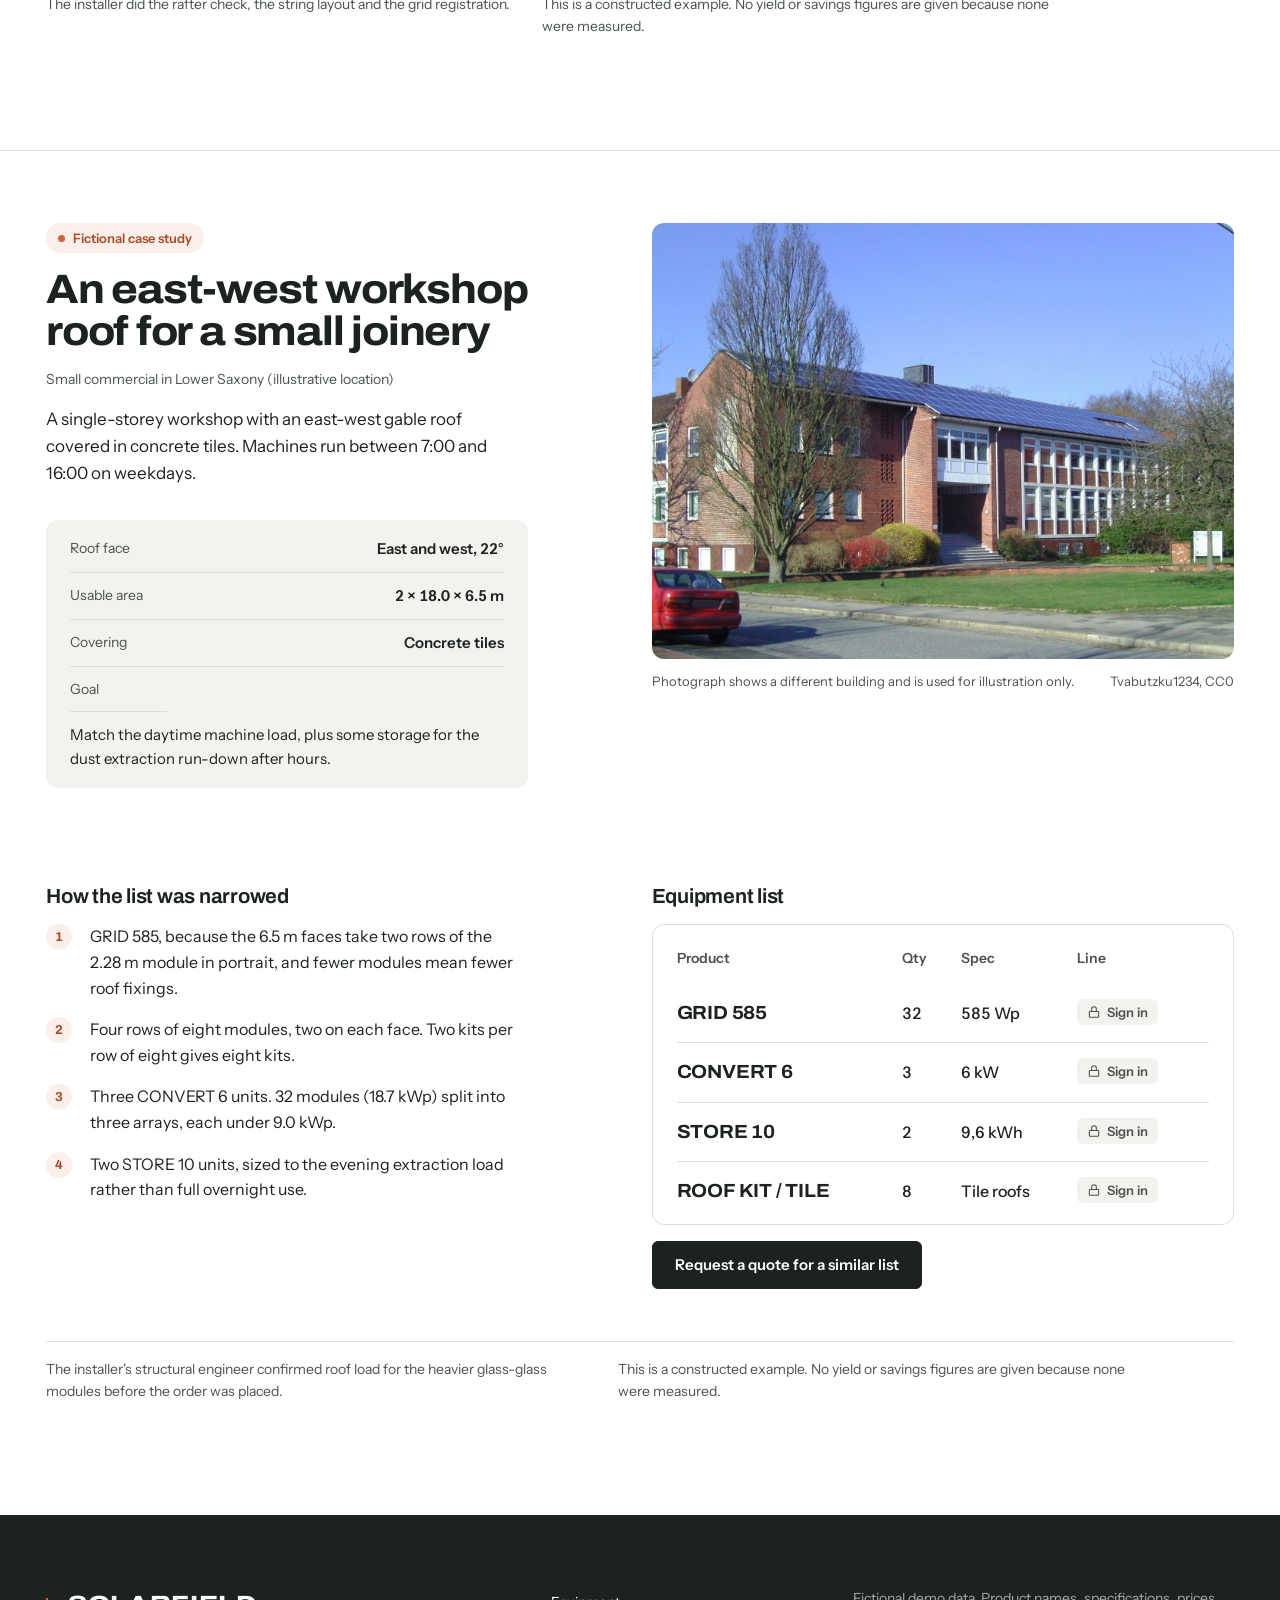
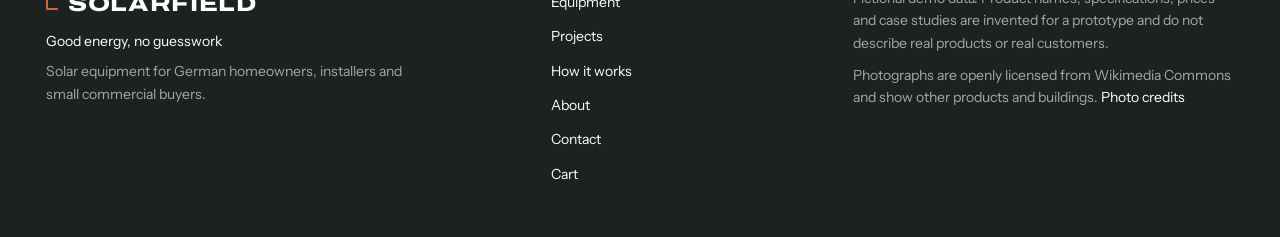
<file: projects.html>
<!doctype html>
<html lang="en">
<head>
<meta charset="utf-8">
<meta name="viewport" content="width=device-width, initial-scale=1">
<title>Projects | SOLARFIELD</title>
<meta name="description" content="Two fictional, illustrative case studies showing how equipment gets chosen for a roof.">
<link rel="icon" href="img/favicon.svg" type="image/svg+xml">
<link rel="preconnect" href="https://fonts.googleapis.com">
<link rel="preconnect" href="https://fonts.gstatic.com" crossorigin>
<link href="https://fonts.googleapis.com/css2?family=Archivo:wdth,wght@62..125,400..900&family=Instrument+Sans:wght@400..700&display=swap" rel="stylesheet">
<link rel="stylesheet" href="css/style.css">
</head>
<body>
<main id="main">
  <header class="page-head">
    <div class="wrap">
      <div class="grid">
        <h1>Projects</h1>
        <p class="lede">Two constructed examples of how a roof turns into an equipment list. Both are fictional and say so.</p>
      </div>
    </div>
  </header>
  <div id="studies"></div>
</main>
<script type="module" src="js/projects.js"></script>
</body>
</html>
</file>
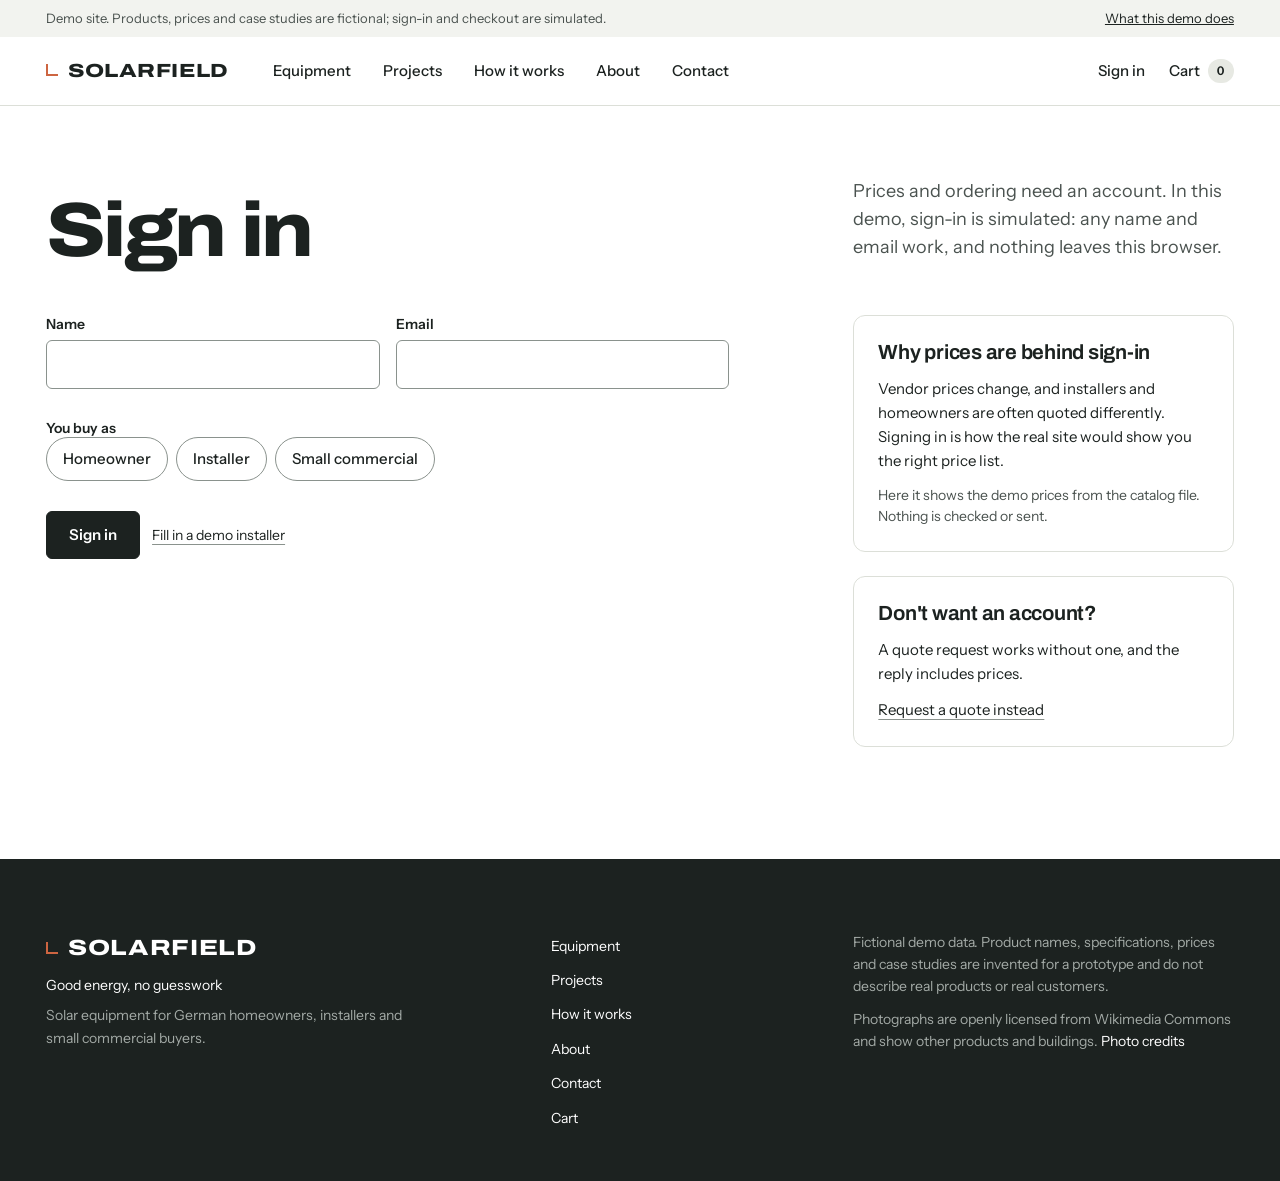
<file: sign-in.html>
<!doctype html>
<html lang="en">
<head>
<meta charset="utf-8">
<meta name="viewport" content="width=device-width, initial-scale=1">
<title>Sign in | SOLARFIELD</title>
<meta name="description" content="Sign in to see prices and order.">
<link rel="icon" href="img/favicon.svg" type="image/svg+xml">
<link rel="preconnect" href="https://fonts.googleapis.com">
<link rel="preconnect" href="https://fonts.gstatic.com" crossorigin>
<link href="https://fonts.googleapis.com/css2?family=Archivo:wdth,wght@62..125,400..900&family=Instrument+Sans:wght@400..700&display=swap" rel="stylesheet">
<link rel="stylesheet" href="css/style.css">
</head>
<body>
<main id="main">
  <header class="page-head">
    <div class="wrap">
      <div class="grid">
        <h1>Sign in</h1>
        <p class="lede">Prices and ordering need an account. In this demo, sign-in is simulated: any name and email work, and nothing leaves this browser.</p>
      </div>
    </div>
  </header>
  <div class="wrap grid form-page" id="signin"></div>
</main>
<script type="module" src="js/sign-in.js"></script>
</body>
</html>
</file>
<file: css/style.css>
/* SOLARFIELD — roof-planner direction (remake). Tokens first; nothing below hard-codes a colour. */
:root {
  --ground: #FFFFFF;
  --mist: #F2F3EF;
  --mist-2: #E7E9E3;
  --line: #DCDFD8;
  --line-strong: #8A928D;   /* input borders: 3:1 against white */
  --ink: #1C2220;
  --ink-2: #4A524F;
  --ink-hover: #2F3734;
  --ink-raise: #262E2B;     /* surfaces inside the ink planner */
  --ink-rule: #3A4441;
  --ink-soft: #A3AAA6;      /* secondary text on ink, 6.8:1 */
  --copper: #CD6541;
  --copper-hover: #DB7853;
  --copper-ink: #A94A28;    /* copper text on white, 5.7:1 */
  --copper-lite: #E2855F;   /* copper text on ink, 6.0:1 */
  --copper-wash: #FBEFEA;
  --on-copper: #121614;     /* text on the copper band, 4.8:1 */
  --white: #FFFFFF;

  --f-display: "Archivo", "Helvetica Neue", Arial, sans-serif;
  --f-body: "Instrument Sans", "Helvetica Neue", Arial, sans-serif;

  --s1: 4px; --s2: 8px; --s3: 12px; --s4: 16px; --s5: 24px; --s6: 32px;
  --s7: 48px; --s8: 72px; --s9: 112px;

  --gutter: clamp(16px, 3.6vw, 56px);
  --gap: clamp(16px, 1.8vw, 24px);
  --max: 1440px;
  --header-h: 68px;

  --r-s: 6px;    /* controls, buttons */
  --r-m: 12px;   /* photos, cards */
  --r-l: 20px;   /* big panels */
  --ease: cubic-bezier(.2, .7, .2, 1);
}

*, *::before, *::after { box-sizing: border-box; }
html { -webkit-text-size-adjust: 100%; scroll-behavior: smooth; }
body {
  margin: 0;
  background: var(--ground);
  color: var(--ink);
  font: 400 17px/1.6 var(--f-body);
  text-rendering: optimizeLegibility;
  -webkit-font-smoothing: antialiased;
  overflow-x: hidden;
}
img { display: block; max-width: 100%; height: auto; }
a { color: inherit; }
button, input, select, textarea { font: inherit; color: inherit; }
p, li { text-wrap: pretty; }
h1, h2, h3, h4 { margin: 0; font-family: var(--f-display); text-wrap: balance; }

:focus-visible { outline: 2px solid var(--copper); outline-offset: 2px; }
.skip { position: absolute; left: -999px; top: 8px; background: var(--ink); color: var(--white); padding: 8px 12px; z-index: 50; border-radius: var(--r-s); }
.skip:focus { left: 8px; }
.visually-hidden { position: absolute !important; width: 1px; height: 1px; overflow: hidden; clip: rect(0 0 0 0); white-space: nowrap; }

/* ---------- Grid ---------- */
.wrap { max-width: var(--max); margin: 0 auto; padding-inline: var(--gutter); }
.grid { display: grid; grid-template-columns: repeat(12, minmax(0, 1fr)); column-gap: var(--gap); }
.section { padding-block: var(--s9); }
.section--tight { padding-block: var(--s8); }
.section--flush { padding-block: 0; }
.section--top-0 { padding-top: 0; }
.section--ruled { padding-top: var(--s8); }
.rule { border-top: 1px solid var(--line); }
.rule-stone { border-top: 1px solid var(--line); }

/* ---------- Type ---------- */
.display {
  font-family: var(--f-display);
  font-variation-settings: "wdth" 112;
  font-weight: 800;
  font-size: clamp(44px, 5.4vw, 82px);
  line-height: .95;
  letter-spacing: -.035em;
}
.display span { display: block; }
.h2 {
  font-variation-settings: "wdth" 108;
  font-weight: 750;
  font-size: clamp(30px, 3.3vw, 50px);
  line-height: 1.02;
  letter-spacing: -.03em;
}
.h3 {
  font-variation-settings: "wdth" 100;
  font-weight: 650;
  font-size: clamp(20px, 1.6vw, 23px);
  line-height: 1.2;
  letter-spacing: -.012em;
}
.kicker { margin: 0; font: 600 15px/1.3 var(--f-body); color: var(--copper-ink); }
.eyebrow { margin: 0; font: 600 15px/1.3 var(--f-body); color: var(--copper-ink); }
.lede { font-size: clamp(18px, 1.4vw, 20px); line-height: 1.55; max-width: 40ch; margin: 0; }
.body-copy { max-width: 62ch; }
.body-copy p { margin: 0 0 1em; }
.muted { color: var(--ink-2); }
.flush { margin: 0; }
.small { font-size: 14px; line-height: 1.5; }
.val, .mono { font-variant-numeric: tabular-nums; font-weight: 500; }
.num {
  font-family: var(--f-display);
  font-variation-settings: "wdth" 100;
  font-weight: 750;
  font-variant-numeric: tabular-nums;
  letter-spacing: -.025em;
}

/* ---------- Controls ---------- */
.btn {
  display: inline-flex; align-items: center; justify-content: center; gap: 10px;
  min-height: 48px; padding: 12px 22px;
  border: 1px solid var(--ink); border-radius: var(--r-s);
  background: var(--ink); color: var(--white);
  font: 600 15px/1.2 var(--f-body);
  text-decoration: none; cursor: pointer;
  transition: background-color .16s var(--ease), border-color .16s var(--ease), color .16s var(--ease);
}
.btn:hover { background: var(--ink-hover); border-color: var(--ink-hover); }
.btn--line { background: transparent; color: var(--ink); border-color: var(--line-strong); }
.btn--line:hover { background: var(--mist); border-color: var(--ink); color: var(--ink); }
.btn--copper { background: var(--copper); border-color: var(--copper); color: var(--on-copper); }
.btn--copper:hover { background: var(--copper-hover); border-color: var(--copper-hover); color: var(--on-copper); }
.btn--block { width: 100%; }
.btn[disabled] { opacity: .45; cursor: not-allowed; }
.btn svg { width: 18px; height: 18px; flex: none; }

.link {
  color: inherit; text-decoration: underline; text-underline-offset: 4px;
  text-decoration-thickness: 1px; text-decoration-color: var(--line-strong);
  transition: text-decoration-color .16s;
}
.link:hover { text-decoration-color: var(--copper); }
.textbtn { background: none; border: 0; padding: 0; cursor: pointer; font-size: 14px; }

.field { display: grid; gap: 6px; }
.field > label, .field > legend, .label { font: 600 14px/1.3 var(--f-body); padding: 0; }
.field .hint { font-size: 13px; color: var(--ink-2); }
.field .err { font-size: 13px; color: var(--copper-ink); font-weight: 600; }
.input, .select, .textarea {
  width: 100%; min-height: 48px; padding: 10px 12px;
  background: var(--ground); border: 1px solid var(--line-strong); border-radius: var(--r-s);
  transition: border-color .16s, box-shadow .16s;
}
.input:hover, .select:hover, .textarea:hover { border-color: var(--ink-2); }
.input:focus, .select:focus, .textarea:focus { outline: none; border-color: var(--ink); box-shadow: 0 0 0 3px var(--copper); }
.input[aria-invalid="true"], .select[aria-invalid="true"] { border-color: var(--copper-ink); }
.textarea { min-height: 128px; resize: vertical; }
.unit-input { position: relative; }
.unit-input .input { padding-right: 48px; font-variant-numeric: tabular-nums; }
.unit-input span { position: absolute; right: 14px; top: 50%; transform: translateY(-50%); font-size: 14px; color: var(--ink-2); pointer-events: none; }
fieldset { border: 0; margin: 0; padding: 0; min-width: 0; }
.choice { display: flex; align-items: flex-start; gap: 10px; font-size: 15px; cursor: pointer; padding: 6px 0; }
.field > label.choice { font: 400 15px/1.45 var(--f-body); }
.choice input { accent-color: var(--ink); width: 18px; height: 18px; margin: 2px 0 0; flex: none; }

/* segmented toggles: a pill here means "one of these" */
.seg { display: flex; flex-wrap: wrap; gap: 8px; }
.seg input { position: absolute; opacity: 0; pointer-events: none; }
.seg label {
  display: inline-flex; align-items: center; gap: 8px;
  min-height: 44px; padding: 8px 16px; border: 1px solid var(--line-strong); border-radius: 999px;
  font-size: 15px; font-weight: 500; cursor: pointer; white-space: nowrap;
  transition: background-color .16s, border-color .16s, color .16s;
}
.seg label:hover { border-color: var(--ink); }
.seg input:checked + label { background: var(--ink); border-color: var(--ink); color: var(--white); }
.seg input:focus-visible + label { outline: 2px solid var(--copper); outline-offset: 2px; }
.seg .count { font-size: 12px; opacity: .7; font-variant-numeric: tabular-nums; }

/* ---------- Header ---------- */
.demo-strip { background: var(--mist); color: var(--ink-2); font-size: 13px; }
.demo-strip .wrap { display: flex; justify-content: space-between; gap: 16px; padding-block: 8px; }
.demo-strip a { color: var(--ink); }

.site-header { position: sticky; top: 0; z-index: 20; background: var(--ground); border-bottom: 1px solid var(--line); }
.site-header .wrap { display: flex; align-items: center; gap: var(--s6); height: var(--header-h); }
.wordmark {
  font-family: var(--f-display); font-variation-settings: "wdth" 125; font-weight: 800;
  font-size: 19px; letter-spacing: .03em; text-decoration: none; white-space: nowrap;
}
.wordmark::before {
  content: ""; display: inline-block; width: 12px; height: 12px; margin-right: 10px; vertical-align: 1px;
  border-left: 2px solid var(--copper); border-bottom: 2px solid var(--copper);
}
.nav { display: flex; gap: var(--s2); margin-right: auto; }
.nav a { text-decoration: none; font-size: 15px; font-weight: 500; padding: 8px 12px; border-radius: var(--r-s); transition: background-color .16s; }
.nav a:hover { background: var(--mist); }
.nav a[aria-current="page"] { background: var(--mist); box-shadow: inset 0 -2px 0 var(--copper); }
.tools { display: flex; align-items: center; gap: var(--s5); font-size: 15px; font-weight: 500; }
.tools a { text-decoration: none; }
.tools a:hover { text-decoration: underline; text-underline-offset: 4px; }
.cart-link { display: inline-flex; align-items: center; gap: 8px; }
.cart-count {
  min-width: 26px; height: 24px; padding: 0 7px; display: inline-grid; place-items: center;
  font: 600 12px var(--f-body); font-variant-numeric: tabular-nums; background: var(--mist-2); border-radius: 999px;
}
.cart-count.has { background: var(--ink); color: var(--white); }
.cart-count.tick { animation: tick .32s var(--ease); }
@keyframes tick { 40% { background: var(--copper); color: var(--on-copper); transform: scale(1.15); } }
.menu-btn { display: none; background: var(--ground); border: 1px solid var(--line-strong); border-radius: var(--r-s); min-height: 44px; padding: 0 14px; font-size: 14px; font-weight: 600; cursor: pointer; }
.account-chip { display: inline-flex; gap: 6px; align-items: center; }
.account-chip .dot { width: 8px; height: 8px; background: var(--copper); border-radius: 50%; }

/* ---------- Hero + roof planner ---------- */
.hero { padding-block: var(--s7) var(--s9); }
.hero-grid { align-items: center; row-gap: var(--s7); }
.hero-copy { grid-column: 1 / span 6; display: grid; gap: var(--s5); align-content: center; }
.hero-copy .lede { color: var(--ink-2); }
.hero-copy .cta-row { margin-top: var(--s2); }
.cta-row { display: flex; flex-wrap: wrap; gap: var(--s3); align-items: center; }

.planner {
  grid-column: 7 / -1; background: var(--ink); color: var(--white); border-radius: var(--r-l);
  padding: clamp(20px, 2.2vw, 28px); display: grid; gap: var(--s4);
  scroll-margin-top: calc(var(--header-h) + 16px);
}
.planner-head { display: grid; gap: 4px; }
.planner-title { font-variation-settings: "wdth" 106; font-weight: 700; font-size: 22px; letter-spacing: -.015em; }
.planner-sub { margin: 0; font-size: 14px; color: var(--ink-soft); }
.planner-draw { background: var(--ink-raise); border-radius: var(--r-m); padding: var(--s3) var(--s2); }
#roof-svg { display: block; width: 100%; height: auto; overflow: visible; }
#roof-svg .face { fill: #2C3532; stroke: #5E6864; stroke-width: 1; }
#roof-svg .clear { fill: none; stroke: #4E5854; stroke-width: 1; stroke-dasharray: 3 4; }
#roof-svg .mod { fill: var(--mist); stroke: var(--ink); stroke-width: .75; transform-box: fill-box; transform-origin: center; }
#roof-svg .dim { stroke: var(--copper); stroke-width: 2; fill: none; }
#roof-svg .ext { stroke: #6B7571; stroke-width: 1; stroke-dasharray: 3 3; }
#roof-svg .dim-tag rect { fill: var(--copper); }
#roof-svg .dim-tag text { fill: var(--on-copper); font: 650 13px var(--f-display); font-variant-numeric: tabular-nums; }
#roof-svg .edge-label { fill: var(--ink-soft); font: 500 12px var(--f-body); }
#roof-svg .empty-msg { fill: var(--ink-soft); font: 500 14px var(--f-body); }
#roof-svg.intro .dim { stroke-dasharray: 1; animation: draw 600ms var(--ease) both; }
#roof-svg.intro .dim-tag { animation: tagin 240ms var(--ease) both 520ms; }
#roof-svg.intro .mod { animation: modin 280ms var(--ease) both; animation-delay: calc(min(var(--i), 60) * 18ms + 380ms); }
@keyframes modin { from { opacity: 0; transform: scale(.7); } to { opacity: 1; transform: none; } }

.planner-inputs { display: grid; grid-template-columns: 1fr 1fr auto; gap: var(--s4); align-items: end; }
.planner .field > label, .planner .label { color: var(--ink-soft); font-weight: 500; }
.planner .input { background: var(--ink-raise); border-color: var(--ink-rule); color: var(--white); font: 600 18px var(--f-display); font-variant-numeric: tabular-nums; }
.planner .input:hover { border-color: var(--ink-soft); }
.planner .input:focus { border-color: var(--copper); box-shadow: 0 0 0 1px var(--copper); }
.planner .unit-input span { color: var(--ink-soft); }
.planner .seg { flex-wrap: nowrap; }
.planner .seg label { border-color: var(--ink-rule); color: var(--white); padding-inline: 14px; min-height: 48px; }
.planner .seg label:hover { border-color: var(--ink-soft); }
.planner .seg input:checked + label { background: var(--copper); border-color: var(--copper); color: var(--on-copper); }

.readout { margin: 0; display: grid; grid-template-columns: repeat(3, minmax(0, 1fr)); border-top: 1px solid var(--ink-rule); }
.readout > div { padding: var(--s4) var(--s4) 0 0; }
.readout > div + div { padding-left: var(--s4); border-left: 1px solid var(--ink-rule); }
.readout dt { font-size: 13px; color: var(--ink-soft); }
.readout dd { margin: 4px 0 0; font: 750 clamp(26px, 2.6vw, 40px)/1 var(--f-display); font-variation-settings: "wdth" 100; font-variant-numeric: tabular-nums; letter-spacing: -.025em; }
.readout dd small { font: 500 14px var(--f-body); color: var(--ink-soft); margin-left: 6px; letter-spacing: 0; }
.planner-foot { display: grid; grid-template-columns: auto 1fr; gap: var(--s4) var(--s5); align-items: center; }
.planner-note { margin: 0; font-size: 13px; line-height: 1.45; color: var(--ink-soft); }

/* ---------- Aerial plate ---------- */
.aerial { padding-bottom: var(--s9); }
.aerial-head { display: grid; grid-template-columns: repeat(12, minmax(0, 1fr)); column-gap: var(--gap); row-gap: var(--s3); align-items: end; margin-bottom: var(--s6); }
.aerial-head h2 { grid-column: 1 / span 7; }
.aerial-head p { grid-column: 9 / -1; margin: 0; }
.plate { position: relative; margin: 0; }
.plate-frame { position: relative; aspect-ratio: 16 / 7; overflow: hidden; background: var(--mist); max-width: calc(var(--max) - 2 * 24px); margin-inline: auto; border-radius: var(--r-l); }
@media (max-width: 1488px) { .plate-frame { margin-inline: var(--gutter); } }
.plate-frame img, .plate-frame svg { position: absolute; inset: 0; width: 100%; height: 100%; }
.plate-frame img { object-fit: cover; }
.plate figcaption, .fig-cap {
  display: flex; justify-content: space-between; gap: var(--s4); flex-wrap: wrap;
  padding-top: var(--s3); font-size: 13px; color: var(--ink-2);
}

/* measurement overlay on the photo */
.measure line, .measure path, .measure rect { vector-effect: non-scaling-stroke; }
.measure .dim { stroke: var(--copper); stroke-width: 2.5; fill: none; }
.measure .ext { stroke: var(--white); stroke-width: 1.25; stroke-dasharray: 5 4; }
.measure .zone { stroke: var(--copper); stroke-width: 2.5; fill: rgba(205, 101, 65, .16); }
.measure .tag rect { fill: var(--ink); }
.measure .tag text { fill: var(--white); font: 600 22px var(--f-display); }
.measure .tag.cu rect { fill: var(--copper); }
.measure .tag.cu text { fill: var(--on-copper); }
.measure .draw { stroke-dasharray: 1; stroke-dashoffset: 0; }
.js .measure .draw { animation: draw 900ms var(--ease) both; animation-delay: var(--d, 0ms); }
.js .measure .tag { animation: tagin 300ms var(--ease) both; animation-delay: calc(var(--d, 0ms) + 650ms); }
@keyframes draw { from { stroke-dashoffset: 1; } to { stroke-dashoffset: 0; } }
@keyframes tagin { from { opacity: 0; } to { opacity: 1; } }

/* ---------- Categories ---------- */
.sec-head { display: grid; grid-template-columns: repeat(12, minmax(0, 1fr)); column-gap: var(--gap); margin-bottom: var(--s7); row-gap: var(--s3); align-items: end; }
.sec-head > :first-child { grid-column: 1 / span 7; }
.sec-head > :last-child { grid-column: 9 / -1; margin: 0; }
.cats { list-style: none; margin: 0; padding: 0; display: grid; grid-template-columns: repeat(4, minmax(0, 1fr)); gap: var(--s6) var(--gap); }
.cat { display: grid; gap: var(--s2); text-decoration: none; align-content: start; }
.cat-img { display: block; aspect-ratio: 4 / 5; border-radius: var(--r-m); overflow: hidden; background: var(--mist); margin-bottom: var(--s3); }
.cat-img img { width: 100%; height: 100%; object-fit: cover; transition: transform .4s var(--ease); }
.cat:hover .cat-img img { transform: scale(1.03); }
.cat-name { font-family: var(--f-display); font-variation-settings: "wdth" 106; font-weight: 700; font-size: 22px; letter-spacing: -.015em; line-height: 1.15; }
.cat:hover .cat-name { text-decoration: underline; text-decoration-color: var(--copper); text-decoration-thickness: 2px; text-underline-offset: 5px; }
.cat-range { font-size: clamp(30px, 2.8vw, 42px); line-height: 1; }
.cat-range small { font: 500 15px var(--f-body); color: var(--ink-2); margin-left: 6px; letter-spacing: 0; }
.cat-text { font-size: 15px; color: var(--ink-2); line-height: 1.5; }
.cat-count { font-size: 14px; font-weight: 600; color: var(--copper-ink); }

/* list used by the catalog */
.ledger { list-style: none; margin: 0; padding: 0; display: grid; gap: var(--s3); }

/* ---------- Panels and spec tables ---------- */
.panel { background: var(--mist); border-radius: var(--r-l); padding: clamp(24px, 4vw, 64px); }
.decide { display: grid; grid-template-columns: repeat(12, minmax(0, 1fr)); column-gap: var(--gap); row-gap: var(--s6); align-items: start; }
.decide-head { grid-column: 1 / span 4; }
.decide-head p { margin: var(--s4) 0 0; color: var(--ink-2); max-width: 36ch; }
.decide-body { grid-column: 6 / -1; }

.table-frame { overflow-x: auto; background: var(--ground); border: 1px solid var(--line); border-radius: var(--r-m); padding: 4px var(--s5); -webkit-overflow-scrolling: touch; }
.panel .table-frame { border-color: transparent; }
.spec-table { width: 100%; border-collapse: collapse; font-size: 15px; }
.spec-table caption { text-align: left; padding: var(--s4) 0 var(--s2); font: 650 17px var(--f-display); caption-side: top; }
.spec-table th, .spec-table td { text-align: left; padding: 14px 20px 14px 0; border-bottom: 1px solid var(--line); vertical-align: baseline; }
.spec-table tr:last-child > * { border-bottom: 0; }
.spec-table thead th { font-weight: 600; font-size: 14px; color: var(--ink-2); padding-top: 18px; white-space: nowrap; }
.spec-table tbody th { font-weight: 500; color: var(--ink-2); }
.spec-table td { font-size: 16px; font-weight: 500; font-variant-numeric: tabular-nums; white-space: nowrap; }
.spec-table td .u { color: var(--ink-2); margin-left: 4px; font-weight: 400; font-size: 14px; }
.spec-table .best { color: var(--copper-ink); font-weight: 700; }
.spec-table a:not(.lock) { font-family: var(--f-display); font-variation-settings: "wdth" 106; font-weight: 700; font-size: 19px; color: var(--ink); text-decoration: none; letter-spacing: -.01em; }
.spec-table a:not(.lock):hover { text-decoration: underline; text-underline-offset: 4px; text-decoration-color: var(--copper); }
.spec-groups .spec-table th { width: 50%; }
.spec-table .sticky { position: sticky; left: 0; background: var(--ground); z-index: 1; }

/* price gate */
.lock {
  display: inline-flex; align-items: center; gap: 6px;
  font: 600 13px var(--f-body); color: var(--ink-2); text-decoration: none;
  background: var(--mist); padding: 5px 10px; border-radius: var(--r-s); white-space: nowrap;
  transition: background-color .16s, color .16s;
}
.lock svg { width: 14px; height: 14px; }
a.lock:hover { color: var(--ink); background: var(--mist-2); }
.price { font-family: var(--f-display); font-variation-settings: "wdth" 100; font-weight: 700; font-variant-numeric: tabular-nums; color: var(--ink); white-space: nowrap; }
.price.fresh { animation: tagin .2s var(--ease); }
.table-note { margin-top: var(--s3); }

/* ---------- Home: product spread ---------- */
.duo { row-gap: var(--s7); align-items: start; }
.duo-wide { grid-column: 1 / span 7; }
.duo-narrow { grid-column: 9 / -1; }
.duo figure, .fig { margin: 0; }
.duo-wide .img-frame { aspect-ratio: 4 / 3; }
.duo-narrow .img-frame { aspect-ratio: 4 / 5; }
.img-frame { overflow: hidden; background: var(--mist); border-radius: var(--r-m); }
.img-frame img { width: 100%; height: 100%; object-fit: cover; }
.product-plate { display: grid; gap: var(--s3); padding-top: var(--s5); }
.plate-pair { display: grid; gap: var(--s2); }
.product-plate .kv { display: flex; justify-content: space-between; align-items: center; gap: 12px; border-top: 1px solid var(--line); padding-top: 10px; font-size: 15px; }
.product-plate h3 a { text-decoration: none; }
.product-plate h3 a:hover { text-decoration: underline; text-underline-offset: 5px; text-decoration-color: var(--copper); }

/* ---------- Home: process track ---------- */
.steps { list-style: none; margin: 0; padding: 0; display: grid; grid-template-columns: repeat(4, minmax(0, 1fr)); column-gap: var(--s6); }
.steps li { position: relative; padding-top: 64px; display: grid; gap: var(--s3); align-content: start; }
.steps li::before { content: ""; position: absolute; top: 21px; left: 52px; right: calc(var(--s6) * -1 + 8px); height: 2px; background: var(--copper); }
.steps li:last-child::before { display: none; }
.step-num {
  position: absolute; top: 0; left: 0; width: 44px; height: 44px; border-radius: 50%;
  display: grid; place-items: center; background: var(--ink); color: var(--white);
  font: 750 18px var(--f-display); font-variant-numeric: tabular-nums;
}
.steps p { margin: 0; font-size: 16px; }
.steps .caveat { font-size: 14px; color: var(--ink-2); background: var(--mist); border-radius: var(--r-s); padding: 10px 12px; }

/* ---------- Home: copper band ---------- */
.endcta { background: var(--copper); color: var(--on-copper); padding-block: var(--s9); }
.endcta-inner { display: grid; grid-template-columns: repeat(12, minmax(0, 1fr)); column-gap: var(--gap); row-gap: var(--s5); align-items: end; }
.endcta h2 { grid-column: 1 / span 7; grid-row: 1 / span 2; font-size: clamp(38px, 5.4vw, 80px); line-height: .96; letter-spacing: -.035em; font-variation-settings: "wdth" 112; font-weight: 800; }
.endcta .lede { grid-column: 9 / -1; max-width: 36ch; }
.endcta .cta-row { grid-column: 9 / -1; }
.endcta .btn--line { border-color: var(--on-copper); color: var(--on-copper); }
.endcta .btn--line:hover { background: var(--on-copper); color: var(--white); }

/* ---------- Page heads ---------- */
.page-head { padding: var(--s8) 0 var(--s7); }
.page-head .grid { align-items: end; row-gap: var(--s4); }
.page-head h1 { grid-column: 1 / span 7; font-variation-settings: "wdth" 112; font-weight: 800; font-size: clamp(44px, 6vw, 92px); line-height: .94; letter-spacing: -.035em; }
.page-head .lede { grid-column: 9 / -1; padding-bottom: 6px; color: var(--ink-2); }
.crumbs { font-size: 14px; color: var(--ink-2); margin-bottom: var(--s5); display: flex; gap: 8px; flex-wrap: wrap; }
.crumbs a { color: inherit; }

/* ---------- Catalog ---------- */
.catalog { row-gap: var(--s6); align-items: start; padding-bottom: var(--s9); }
.filters { grid-column: 1 / span 3; position: sticky; top: calc(var(--header-h) + 24px); display: grid; gap: var(--s6); }
.results { grid-column: 4 / -1; }
.search { position: relative; }
.search svg { position: absolute; left: 12px; top: 50%; transform: translateY(-50%); width: 18px; height: 18px; color: var(--ink-2); pointer-events: none; }
.search .input { padding-left: 40px; }
.cat-list { display: grid; gap: 2px; }
.cat-list input { position: absolute; opacity: 0; pointer-events: none; }
.cat-list label {
  display: flex; justify-content: space-between; align-items: center; gap: 12px; min-height: 44px;
  padding: 10px 12px; border-radius: var(--r-s); cursor: pointer; font-size: 16px; transition: background-color .16s;
}
.cat-list label:hover { background: var(--mist); }
.cat-list input:checked + label { background: var(--ink); color: var(--white); font-weight: 600; }
.cat-list input:checked + label .count { color: var(--ink-soft); }
.cat-list input:focus-visible + label { outline: 2px solid var(--copper); outline-offset: 2px; }
.cat-list .count { font-size: 13px; color: var(--ink-2); font-variant-numeric: tabular-nums; }
.results-bar { display: flex; justify-content: space-between; align-items: baseline; gap: var(--s4); padding-bottom: var(--s4); flex-wrap: wrap; }
.results-bar .clear { color: var(--ink-2); }

.item {
  display: grid; grid-template-columns: 132px minmax(0, 1fr) auto; gap: var(--s5); padding: var(--s4);
  align-items: start; border: 1px solid var(--line); border-radius: var(--r-m); transition: border-color .16s;
}
.item:hover { border-color: var(--line-strong); }
.item-swatch { aspect-ratio: 1; overflow: hidden; background: var(--mist); display: block; border-radius: 8px; }
.item-swatch img { width: 100%; height: 100%; object-fit: cover; }
.item-main { display: grid; gap: 6px; min-width: 0; align-content: start; }
.item-cat { font-size: 13px; font-weight: 600; color: var(--copper-ink); }
.item-name { font-family: var(--f-display); font-variation-settings: "wdth" 108; font-weight: 750; font-size: clamp(22px, 2vw, 30px); line-height: 1.05; letter-spacing: -.02em; text-decoration: none; }
.item-name:hover { text-decoration: underline; text-underline-offset: 5px; text-decoration-color: var(--copper); }
.item-summary { margin: 0; font-size: 15px; color: var(--ink-2); max-width: 56ch; }
.item-specs { display: flex; flex-wrap: wrap; gap: 6px 20px; margin: 4px 0 0; padding: 0; list-style: none; }
.item-specs li { font-size: 14px; font-weight: 500; font-variant-numeric: tabular-nums; }
.item-specs li span { color: var(--ink-2); font-weight: 400; margin-right: 6px; }
.item-side { display: grid; gap: var(--s3); justify-items: end; text-align: right; min-width: 170px; }
.item-key { font-size: 34px; line-height: 1; white-space: nowrap; }
.item-key small { font: 500 14px var(--f-body); margin-left: 4px; letter-spacing: 0; color: var(--ink-2); }
.cmp-toggle { display: inline-flex; gap: 8px; align-items: center; font-size: 14px; cursor: pointer; min-height: 32px; }
.cmp-toggle input { accent-color: var(--ink); width: 18px; height: 18px; margin: 0; }
mark { background: var(--copper-wash); color: inherit; padding: 0 2px; border-radius: 3px; box-shadow: inset 0 -2px 0 var(--copper); }

.empty { padding: var(--s7); background: var(--mist); border-radius: var(--r-m); display: grid; gap: var(--s4); justify-items: start; list-style: none; }
.empty h2 { font-variation-settings: "wdth" 108; font-size: 28px; letter-spacing: -.02em; }

.compare-bar {
  position: fixed; left: 0; right: 0; bottom: 0; z-index: 30;
  background: var(--ink); color: var(--white); transform: translateY(100%); visibility: hidden;
  transition: transform .24s var(--ease), visibility 0s .24s;
}
.compare-bar.show { transform: none; visibility: visible; transition: transform .24s var(--ease); }
.compare-bar .wrap { display: flex; gap: var(--s4); align-items: center; justify-content: space-between; min-height: 68px; flex-wrap: wrap; padding-block: 10px; }
.compare-bar .btn { background: var(--copper); color: var(--on-copper); border-color: var(--copper); min-height: 44px; }
.compare-bar .btn:hover { background: var(--copper-hover); border-color: var(--copper-hover); }
.compare-bar .textbtn { color: var(--ink-soft); text-decoration: underline; text-underline-offset: 4px; min-height: 44px; }
.compare-bar .msg { color: var(--copper-lite); font-size: 14px; }

/* ---------- Product detail ---------- */
.pdp { row-gap: var(--s7); padding-bottom: var(--s8); align-items: start; }
.gallery { grid-column: 1 / span 7; display: grid; gap: var(--s3); }
.gallery-main { aspect-ratio: 4 / 3; overflow: hidden; background: var(--mist); border-radius: var(--r-m); }
.gallery-main img { width: 100%; height: 100%; object-fit: cover; }
.thumbs { display: flex; gap: var(--s3); }
.thumbs button { width: 88px; aspect-ratio: 1; padding: 0; border: 2px solid transparent; border-radius: 8px; background: var(--mist); cursor: pointer; overflow: hidden; }
.thumbs button img { width: 100%; height: 100%; object-fit: cover; opacity: .7; transition: opacity .16s; }
.thumbs button[aria-pressed="true"] { border-color: var(--copper); }
.thumbs button[aria-pressed="true"] img, .thumbs button:hover img { opacity: 1; }
.buy { grid-column: 9 / -1; display: grid; gap: var(--s5); position: sticky; top: calc(var(--header-h) + 24px); }
.buy h1 { font-variation-settings: "wdth" 112; font-weight: 800; font-size: clamp(40px, 3.9vw, 60px); line-height: .94; letter-spacing: -.035em; }
.keyspec { display: flex; align-items: baseline; gap: 10px; background: var(--mist); border-radius: var(--r-m); padding: var(--s4) var(--s5); }
.keyspec .num { font-size: 60px; line-height: .9; }
.keyspec .val { font-size: 16px; }
.keyspec .lbl { margin-left: auto; font-size: 14px; color: var(--ink-2); }
.price-box { display: grid; gap: var(--s4); }
.price-line { display: flex; justify-content: space-between; align-items: baseline; gap: var(--s4); }
.price-line .price { font-size: 32px; }
.qty { display: inline-flex; border: 1px solid var(--line-strong); border-radius: var(--r-s); height: 48px; overflow: hidden; }
.qty button { width: 44px; background: none; border: 0; cursor: pointer; font-size: 18px; }
.qty button:hover { background: var(--mist); }
.qty input { width: 56px; border: 0; border-inline: 1px solid var(--line); background: var(--ground); text-align: center; font-size: 15px; font-weight: 600; font-variant-numeric: tabular-nums; -moz-appearance: textfield; }
.qty input::-webkit-inner-spin-button { -webkit-appearance: none; }
.buy-row { display: flex; gap: var(--s3); }
.buy-row .btn { flex: 1; }
.status { font-size: 14px; min-height: 1.4em; margin: 0; }
.status a { font-weight: 600; }
.gate-note { font-size: 14px; color: var(--ink-2); margin: 0; }
.note-list { margin: 0; padding: 0; list-style: none; font-size: 14px; color: var(--ink-2); display: grid; gap: 6px; }
.note-list li { padding-left: 16px; position: relative; }
.note-list li::before { content: ""; position: absolute; left: 0; top: .6em; width: 6px; height: 6px; border-radius: 50%; background: var(--copper); }

.spec-groups { grid-column: 1 / span 7; display: grid; gap: var(--s6); }
.spec-side { grid-column: 9 / -1; display: grid; gap: var(--s6); align-content: start; }
.doc-list { list-style: none; margin: var(--s3) 0 0; padding: 0; }
.doc-list li { display: flex; justify-content: space-between; gap: 12px; padding: 12px 0; border-bottom: 1px solid var(--line); font-size: 15px; }
.doc-list .val { color: var(--ink-2); text-align: right; }

/* ---------- Projects ---------- */
.fiction {
  display: inline-flex; align-items: center; gap: 8px; font-size: 13px; font-weight: 600;
  background: var(--copper-wash); color: var(--copper-ink); padding: 5px 12px; border-radius: 999px; width: max-content;
}
.fiction::before { content: ""; width: 7px; height: 7px; background: var(--copper); border-radius: 50%; }
.study { padding-block: var(--s8) var(--s9); border-top: 1px solid var(--line); }
.study .grid { row-gap: var(--s6); align-items: start; }
.study-photo { margin: 0; }
.study-photo .img-frame { aspect-ratio: 4 / 3; }
.study-a .study-photo { grid-column: 1 / span 7; grid-row: 1 / span 3; }
.study-a .study-head { grid-column: 9 / -1; }
.study-a .study-roof { grid-column: 9 / -1; }
.study-b .study-head { grid-column: 1 / span 5; }
.study-b .study-photo { grid-column: 7 / -1; grid-row: 1 / span 3; }
.study-b .study-roof { grid-column: 1 / span 5; }
.study-head { display: grid; gap: var(--s4); }
.study-head h2 { font-size: clamp(30px, 3.2vw, 48px); }
.study-roof dl { margin: 0; display: grid; grid-template-columns: auto 1fr; background: var(--mist); border-radius: var(--r-m); padding: 6px var(--s5); }
.study-roof dt, .study-roof dd { padding: 11px 0; border-bottom: 1px solid var(--line); margin: 0; }
.study-roof dt { font-size: 14px; color: var(--ink-2); padding-right: 24px; }
.study-roof dd { font-size: 15px; font-weight: 600; font-variant-numeric: tabular-nums; text-align: right; }
.study-roof dl > :nth-last-child(-n+1) { border-bottom: 0; }
.study-detail { grid-column: 1 / -1; display: grid; grid-template-columns: repeat(12, minmax(0, 1fr)); column-gap: var(--gap); row-gap: var(--s6); margin-top: var(--s6); }
.study-detail .decisions { grid-column: 1 / span 5; }
.study-detail .kit { grid-column: 7 / -1; }
.study-detail .kit .h3 { margin-bottom: var(--s4); }
.study-detail ol { margin: var(--s4) 0 0; padding: 0; list-style: none; counter-reset: d; display: grid; gap: var(--s4); }
.study-detail ol li { counter-increment: d; display: grid; grid-template-columns: 36px 1fr; gap: 8px; font-size: 16px; }
.study-detail ol li::before {
  content: counter(d); width: 26px; height: 26px; border-radius: 50%; display: grid; place-items: center;
  background: var(--copper-wash); color: var(--copper-ink); font: 700 13px var(--f-display);
}
.study-foot { grid-column: 1 / -1; display: flex; gap: var(--s6); flex-wrap: wrap; font-size: 14px; color: var(--ink-2); border-top: 1px solid var(--line); padding-top: var(--s4); }
.study-foot p { margin: 0; max-width: 60ch; }

/* ---------- How it works ---------- */
.stage { border-top: 1px solid var(--line); padding: var(--s6) 0 var(--s7); }
.stage .grid { row-gap: var(--s4); align-items: start; }
.stage .num { grid-column: 1 / span 2; font-size: clamp(64px, 7vw, 112px); line-height: .82; color: var(--copper); font-weight: 800; }
.stage h2 { grid-column: 3 / span 5; font-size: clamp(28px, 3vw, 44px); }
.stage .body { grid-column: 3 / span 5; margin: 0; max-width: 52ch; }
.stage .caveat { grid-column: 9 / -1; grid-row: 1 / span 2; background: var(--mist); border-radius: var(--r-m); padding: var(--s4) var(--s5); font-size: 15px; }
.stage .caveat strong { display: block; font-size: 14px; margin-bottom: 6px; color: var(--copper-ink); }

/* ---------- About ---------- */
.model { list-style: none; margin: 0; padding: 0; display: grid; grid-template-columns: 1fr auto 1fr auto 1fr; align-items: stretch; }
.model li { padding: var(--s5); display: grid; gap: 8px; align-content: start; border: 1px solid var(--line); border-radius: var(--r-m); }
.model .arrow { display: grid; place-items: center; padding: 0 var(--s3); color: var(--copper); border: 0; }
.model .arrow svg { width: 28px; height: 28px; }
.model h3 { font-size: 24px; }
.model p { margin: 0; font-size: 15px; color: var(--ink-2); }
.model .us { background: var(--ink); color: var(--white); border-color: var(--ink); }
.model .us p { color: var(--ink-soft); }
.dodont { grid-column: 1 / -1; display: grid; grid-template-columns: 1fr 1fr; gap: var(--gap); }
.dodont > div { background: var(--mist); border-radius: var(--r-m); padding: var(--s5) var(--s6); }
.dodont h3 { font-size: 22px; padding-bottom: var(--s2); }
.dodont ul { list-style: none; margin: 0; padding: 0; }
.dodont li { padding: 12px 0; border-bottom: 1px solid var(--line); font-size: 16px; }
.dodont li:last-child { border-bottom: 0; }
.credits { list-style: none; margin: 0; padding: 0; font-size: 14px; }
.credits li { display: grid; grid-template-columns: 2fr 1fr 1fr; gap: var(--s4); padding: 12px 0; border-bottom: 1px solid var(--line); }
.credits .val { color: var(--ink-2); }

/* ---------- Forms / account pages ---------- */
.form-page { row-gap: var(--s6); padding-bottom: var(--s9); align-items: start; }
.form-main { grid-column: 1 / span 7; }
.form-aside { grid-column: 9 / -1; display: grid; gap: var(--s5); position: sticky; top: calc(var(--header-h) + 24px); }
.form-grid { display: grid; grid-template-columns: 1fr 1fr; gap: var(--s5) var(--s4); }
.form-grid .full { grid-column: 1 / -1; }
.form-section { grid-column: 1 / -1; border-top: 1px solid var(--line); padding-top: var(--s5); margin-top: var(--s4); }
.form-section h2 { font-size: 22px; font-variation-settings: "wdth" 106; }
.form-error { background: var(--copper-wash); border-left: 3px solid var(--copper); border-radius: var(--r-s); padding: var(--s4); font-size: 15px; }
.form-error ul { margin: 8px 0 0; padding-left: 18px; }
.form-error a { font-weight: 600; }
.success { background: var(--mist); border-radius: var(--r-m); padding: var(--s6); display: grid; gap: var(--s4); }
.success h2 { font-size: clamp(32px, 3.6vw, 52px); }
.summary-dl { margin: 0; display: grid; grid-template-columns: minmax(120px, auto) 1fr; font-size: 15px; }
.summary-dl dt, .summary-dl dd { margin: 0; padding: 10px 0; border-bottom: 1px solid var(--line); }
.summary-dl dt { color: var(--ink-2); padding-right: 16px; }
.summary-dl dd { font-weight: 500; font-variant-numeric: tabular-nums; overflow-wrap: anywhere; }
.aside-plate { border: 1px solid var(--line); border-radius: var(--r-m); padding: var(--s5); display: grid; gap: var(--s3); font-size: 15px; }
.aside-plate p { margin: 0; }
.aside-plate .img-frame { aspect-ratio: 4 / 3; }
.aside-plate .table-frame { padding-inline: var(--s4); }

.cart-lines { list-style: none; margin: 0; padding: 0; display: grid; gap: var(--s3); }
.cart-line { display: grid; grid-template-columns: 96px minmax(0, 1fr) auto auto; gap: var(--s5); align-items: center; padding: var(--s4); border: 1px solid var(--line); border-radius: var(--r-m); }
.cart-line .item-swatch { width: 96px; }
.cart-line .line-total { min-width: 96px; text-align: right; font-size: 17px; }
.totals { display: grid; gap: 10px; background: var(--mist); border-radius: var(--r-m); padding: var(--s5); }
.totals div { display: flex; justify-content: space-between; gap: 12px; font-size: 15px; }
.totals .grand { font-size: 19px; font-weight: 600; border-top: 1px solid var(--line); padding-top: 12px; }
.totals .grand .price { font-size: 24px; }

/* ---------- Page additions ---------- */
.section--bottom { padding-bottom: var(--s9); }
.page-head--slim { padding: var(--s6) var(--gutter) 0; }
.page-head--slim .crumbs { margin-bottom: var(--s5); }
.choices { display: grid; grid-template-columns: repeat(2, minmax(0, 1fr)); gap: 0 var(--s5); }
.closing { background: var(--mist); border-radius: var(--r-l); padding: var(--s6); display: flex; justify-content: space-between; align-items: center; gap: var(--s5); flex-wrap: wrap; }
.stage-photo { grid-column: 3 / span 6; aspect-ratio: 21 / 9; margin-top: var(--s4); }
.about-intro { row-gap: var(--s6); align-items: start; }
.about-photo { grid-column: 1 / span 7; margin: 0; }
.about-photo .img-frame { aspect-ratio: 3 / 2; }
.about-copy { grid-column: 9 / -1; font-size: 18px; }
.grid-span { grid-column: 1 / -1; display: grid; grid-template-columns: subgrid; }
.kit-actions { margin-top: var(--s4); }
.spec-table tr.sum > * { border-top: 1px solid var(--ink); font-weight: 700; }
.study-roof dd.goal { font-weight: 400; font-size: 15px; text-align: left; white-space: normal; padding-left: 0; }
.study-roof dl .goal { grid-column: 1 / -1; }
.cart-line .remove { justify-self: start; color: var(--ink-2); }
.qty button[disabled] { opacity: .35; cursor: not-allowed; }
.compare-table th a { font-size: 22px; }
.form-main.empty, .form-main.success { grid-column: 1 / span 8; }

/* ---------- Footer ---------- */
.site-footer { background: var(--ink); color: var(--white); padding: var(--s8) 0 var(--s7); font-size: 14px; }
.site-footer .grid { row-gap: var(--s6); }
.site-footer .wordmark { font-size: 22px; }
.foot-brand { grid-column: 1 / span 4; display: grid; gap: 8px; align-content: start; }
.foot-brand .muted { color: var(--ink-soft); }
.foot-nav { grid-column: 6 / span 3; display: grid; gap: 4px; align-content: start; }
.foot-nav a { padding: 4px 0; }
.foot-note { grid-column: 9 / -1; color: var(--ink-soft); display: grid; gap: 10px; align-content: start; }
.foot-note .link { color: var(--white); text-decoration-color: var(--ink-soft); }
.foot-note p, .foot-brand p { margin: 0; }
.site-footer a { text-decoration: none; }
.site-footer a:hover { text-decoration: underline; text-underline-offset: 4px; text-decoration-color: var(--copper); }

/* ---------- Responsive ---------- */
@media (max-width: 1180px) {
  .hero-copy { grid-column: 1 / -1; max-width: 720px; }
  .planner { grid-column: 1 / -1; }
}

@media (max-width: 1080px) {
  .nav { gap: 0; }
  .sec-head > :first-child, .aerial-head h2 { grid-column: 1 / -1; }
  .sec-head > :last-child, .aerial-head p { grid-column: 1 / span 9; }
  .cats { grid-template-columns: repeat(2, minmax(0, 1fr)); }
  .cat-img { aspect-ratio: 4 / 3; }
  .decide-head, .decide-body { grid-column: 1 / -1; }
  .steps { grid-template-columns: repeat(2, minmax(0, 1fr)); row-gap: var(--s7); }
  .steps li:nth-child(2)::before { display: none; }
  .endcta h2 { grid-column: 1 / -1; grid-row: auto; }
  .endcta .lede, .endcta .cta-row { grid-column: 1 / -1; }
  .filters { grid-column: 1 / -1; position: static; grid-template-columns: 1fr 1fr; gap: var(--s5); }
  .filters .cat-block { grid-column: 1 / -1; }
  .results { grid-column: 1 / -1; }
  .cat-list { display: flex; flex-wrap: wrap; gap: 8px; }
  .cat-list label { border: 1px solid var(--line-strong); border-radius: 999px; padding: 8px 14px; }
  .cat-list input:checked + label { border-color: var(--ink); }
  .gallery, .spec-groups { grid-column: 1 / -1; }
  .buy, .spec-side { grid-column: 1 / -1; position: static; }
  .form-main { grid-column: 1 / -1; }
  .form-aside { grid-column: 1 / -1; position: static; }
  .page-head h1 { grid-column: 1 / -1; }
  .page-head .lede { grid-column: 1 / span 9; }
  .study-a .study-photo, .study-b .study-photo { grid-column: 1 / -1; grid-row: auto; }
  .study-a .study-head, .study-b .study-head, .study-a .study-roof, .study-b .study-roof { grid-column: 1 / span 8; }
  .study-detail .decisions, .study-detail .kit { grid-column: 1 / -1; }
  .stage .caveat { grid-column: 3 / -1; grid-row: auto; }
  .stage h2, .stage .body { grid-column: 3 / -1; }
  .stage-photo { grid-column: 3 / -1; }
  .about-photo, .about-copy { grid-column: 1 / -1; }
  .foot-brand { grid-column: 1 / span 6; }
  .foot-nav { grid-column: 7 / -1; }
  .foot-note { grid-column: 1 / -1; }
}

@media (max-width: 860px) {
  .nav, .tools .account-link { display: none; }
  .menu-btn { display: inline-flex; align-items: center; }
  .site-header .wrap { gap: var(--s4); justify-content: space-between; }
  .tools { gap: var(--s4); }
  .nav.open {
    display: grid; gap: 0; position: absolute; top: var(--header-h); left: 0; right: 0;
    background: var(--ground); border-bottom: 1px solid var(--line); padding: 8px var(--gutter) 16px;
  }
  .nav.open a { padding: 14px 4px; border-radius: 0; border-bottom: 1px solid var(--line); font-size: 18px; }
  .nav.open a[aria-current="page"] { background: none; box-shadow: inset 3px 0 0 var(--copper); padding-left: 14px; }
  .nav.open .nav-account { display: block; }
  .model { grid-template-columns: 1fr; gap: 0; }
  .model .arrow { padding: 8px 0; justify-content: start; padding-left: var(--s5); }
  .model .arrow svg { transform: rotate(90deg); }
}
.nav-account { display: none; }

@media (max-width: 640px) {
  body { font-size: 16px; }
  .section { padding-block: var(--s8); }
  .hero { padding-block: var(--s6) var(--s8); }
  .hero-grid { row-gap: var(--s6); }
  .hero-copy { gap: var(--s4); }
  .hero-copy .cta-row .btn { flex: 1 1 100%; }
  .planner { margin-inline: calc(var(--gutter) * -1 + 8px); border-radius: 16px; padding: 16px 14px; gap: var(--s4); }
  .planner-draw { padding: 8px 4px; }
  .planner-inputs { grid-template-columns: 1fr 1fr; gap: var(--s3); }
  .planner-panels { grid-column: 1 / -1; }
  .planner .seg { overflow-x: auto; scrollbar-width: none; }
  .planner .seg label { flex: 1 0 auto; justify-content: center; padding-inline: 12px; font-size: 14px; }
  .readout > div { padding-right: var(--s2); }
  .readout > div + div { padding-left: var(--s3); }
  .readout dd small { display: block; margin: 4px 0 0; }
  .planner-foot { grid-template-columns: 1fr; }
  .planner-foot .btn { width: 100%; }
  .aerial { padding-bottom: var(--s8); }
  .plate-frame { aspect-ratio: 4 / 3; border-radius: 0; margin-inline: 0; }
  .sec-head > :last-child, .aerial-head p { grid-column: 1 / -1; }
  .sec-head { margin-bottom: var(--s6); }
  .cats { gap: var(--s5) 12px; }
  .cat-img { aspect-ratio: 1; margin-bottom: 4px; }
  .cat-name { font-size: 18px; }
  .cat-range { font-size: 26px; }
  .cat-range small { font-size: 13px; }
  .cat-text { font-size: 14px; }
  .panel { margin-inline: calc(var(--gutter) * -1 + 8px); padding: 24px 14px; border-radius: 16px; }
  .table-frame { padding-inline: var(--s3); }
  .duo-wide, .duo-narrow { grid-column: 1 / -1; }
  .duo-narrow .img-frame { aspect-ratio: 4 / 3; }
  .steps { grid-template-columns: 1fr; row-gap: var(--s6); }
  .steps li { padding: 0 0 0 64px; }
  .steps li::before, .steps li:nth-child(2)::before { display: block; top: 52px; bottom: calc(var(--s6) * -1 + 6px); left: 21px; right: auto; width: 2px; height: auto; }
  .steps li:last-child::before { display: none; }
  .endcta { padding-block: var(--s8); }
  .endcta .cta-row .btn { flex: 1 1 100%; }
  .filters { grid-template-columns: 1fr; }
  .item { grid-template-columns: 88px minmax(0, 1fr); gap: var(--s4); padding: 14px; }
  .item-side { grid-column: 1 / -1; grid-template-columns: auto 1fr auto; align-items: center; justify-items: start; text-align: left; min-width: 0; border-top: 1px solid var(--line); padding-top: var(--s3); }
  .item-side .item-key { font-size: 26px; }
  .item-side > :last-child { justify-self: end; }
  .page-head { padding: var(--s7) 0 var(--s6); }
  .page-head .lede { grid-column: 1 / -1; }
  .keyspec .num { font-size: 48px; }
  .form-grid { grid-template-columns: 1fr; }
  .cart-line { grid-template-columns: 72px minmax(0, 1fr); }
  .cart-line .item-swatch { width: 72px; }
  .cart-line .qty, .cart-line .line-total { grid-column: 2; justify-self: start; text-align: left; }
  .dodont { grid-template-columns: 1fr; }
  .dodont > div { padding: var(--s5); }
  .credits li { grid-template-columns: 1fr; gap: 2px; }
  .study-a .study-head, .study-b .study-head, .study-a .study-roof, .study-b .study-roof { grid-column: 1 / -1; }
  .stage .num { grid-column: 1 / -1; font-size: 64px; }
  .stage-photo { grid-column: 1 / -1; aspect-ratio: 16 / 9; }
  .choices { grid-template-columns: 1fr; }
  .form-main.empty, .form-main.success { grid-column: 1 / -1; }
  .stage h2, .stage .body, .stage .caveat { grid-column: 1 / -1; }
  .foot-brand, .foot-nav { grid-column: 1 / -1; }
  .demo-strip .wrap { flex-direction: column; gap: 2px; }
  .thumbs button { width: 72px; }
}

@media (prefers-reduced-motion: reduce) {
  html { scroll-behavior: auto; }
  *, *::before, *::after { animation-duration: 0s !important; animation-delay: 0s !important; transition-duration: 0s !important; }
}
</file>
